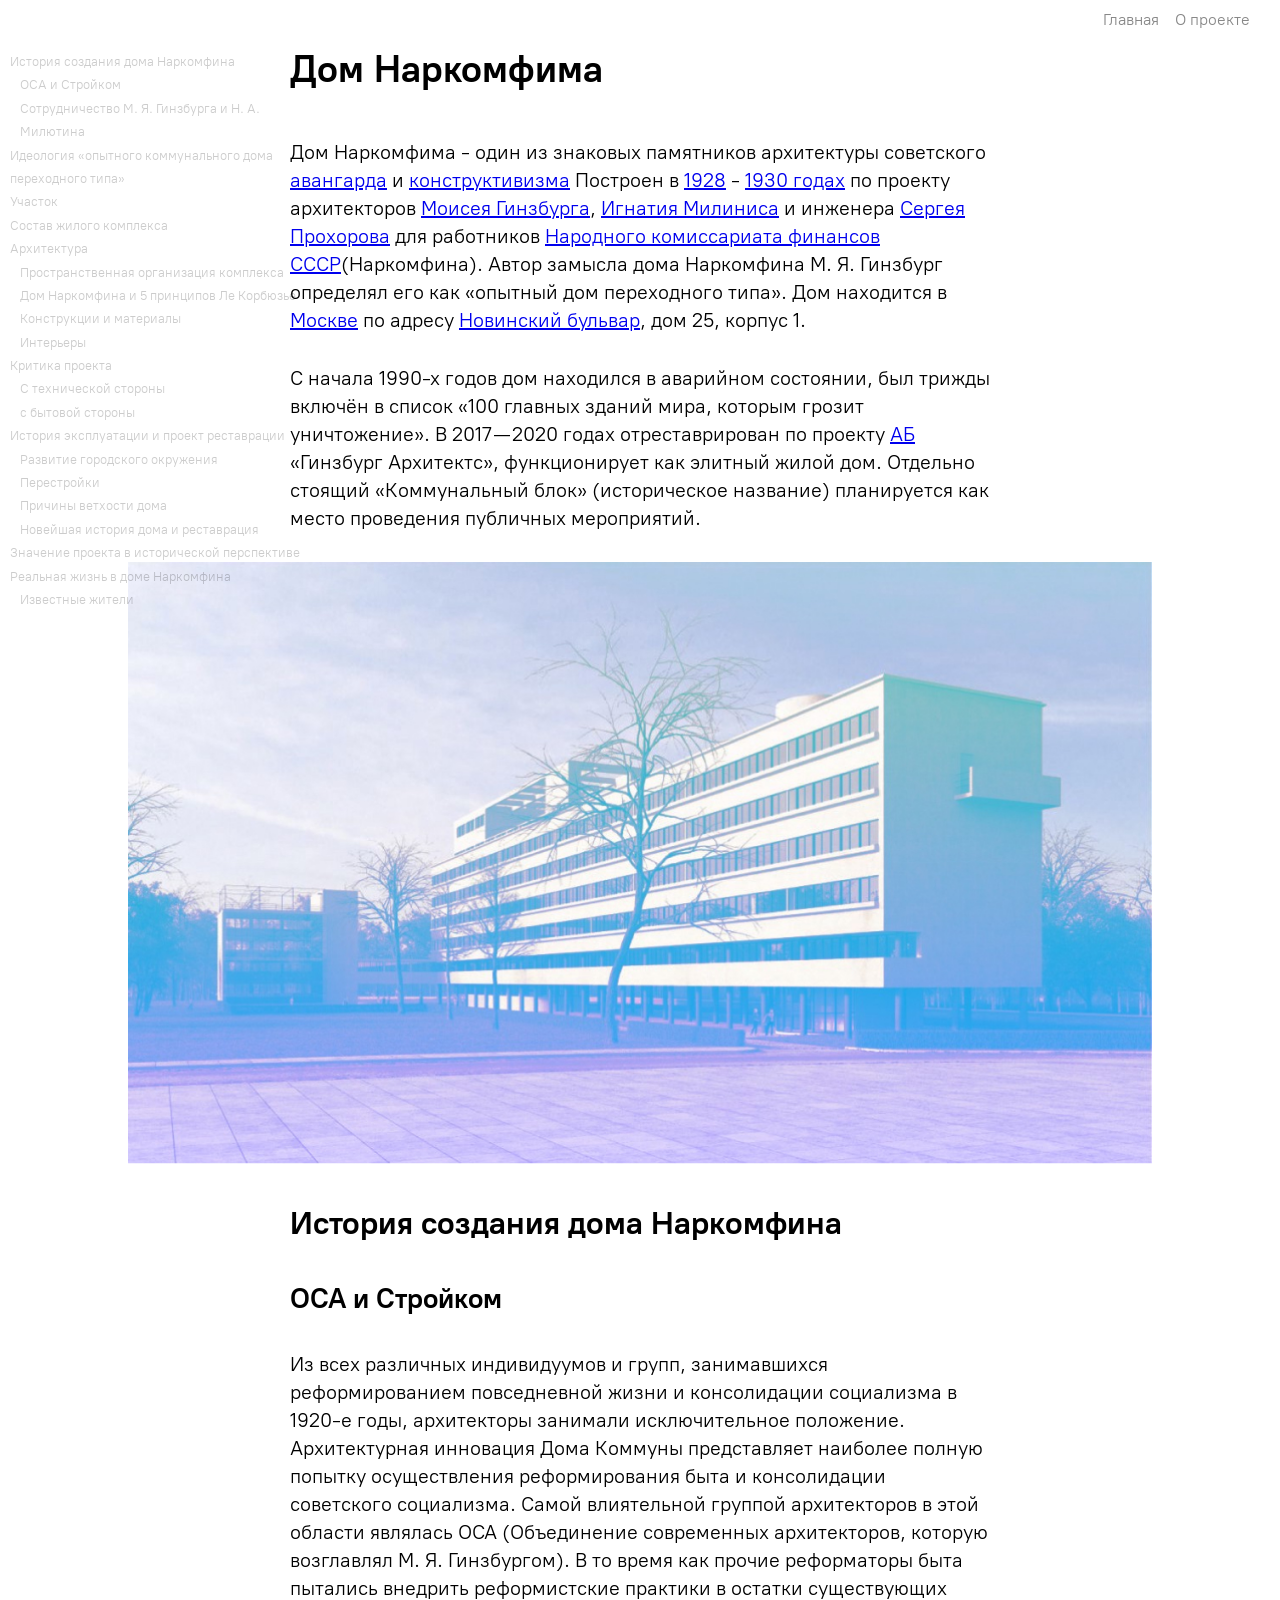
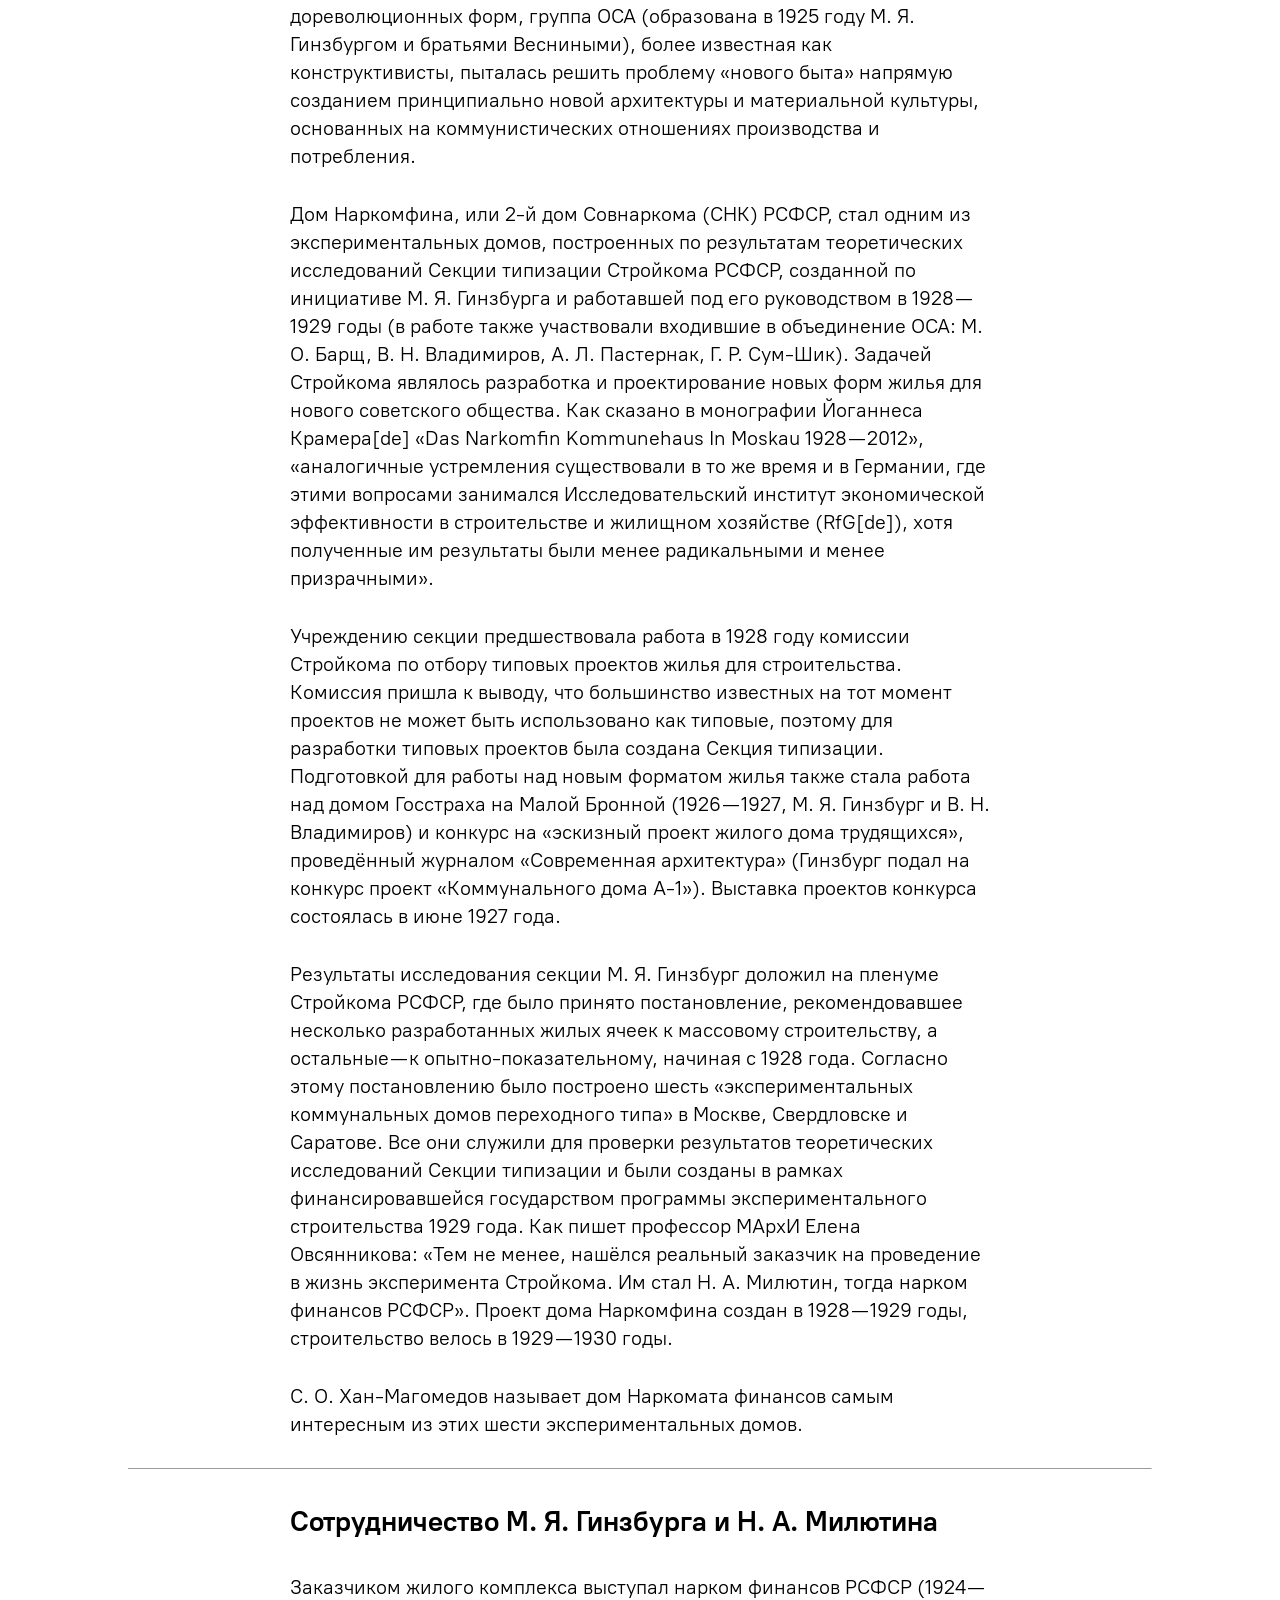
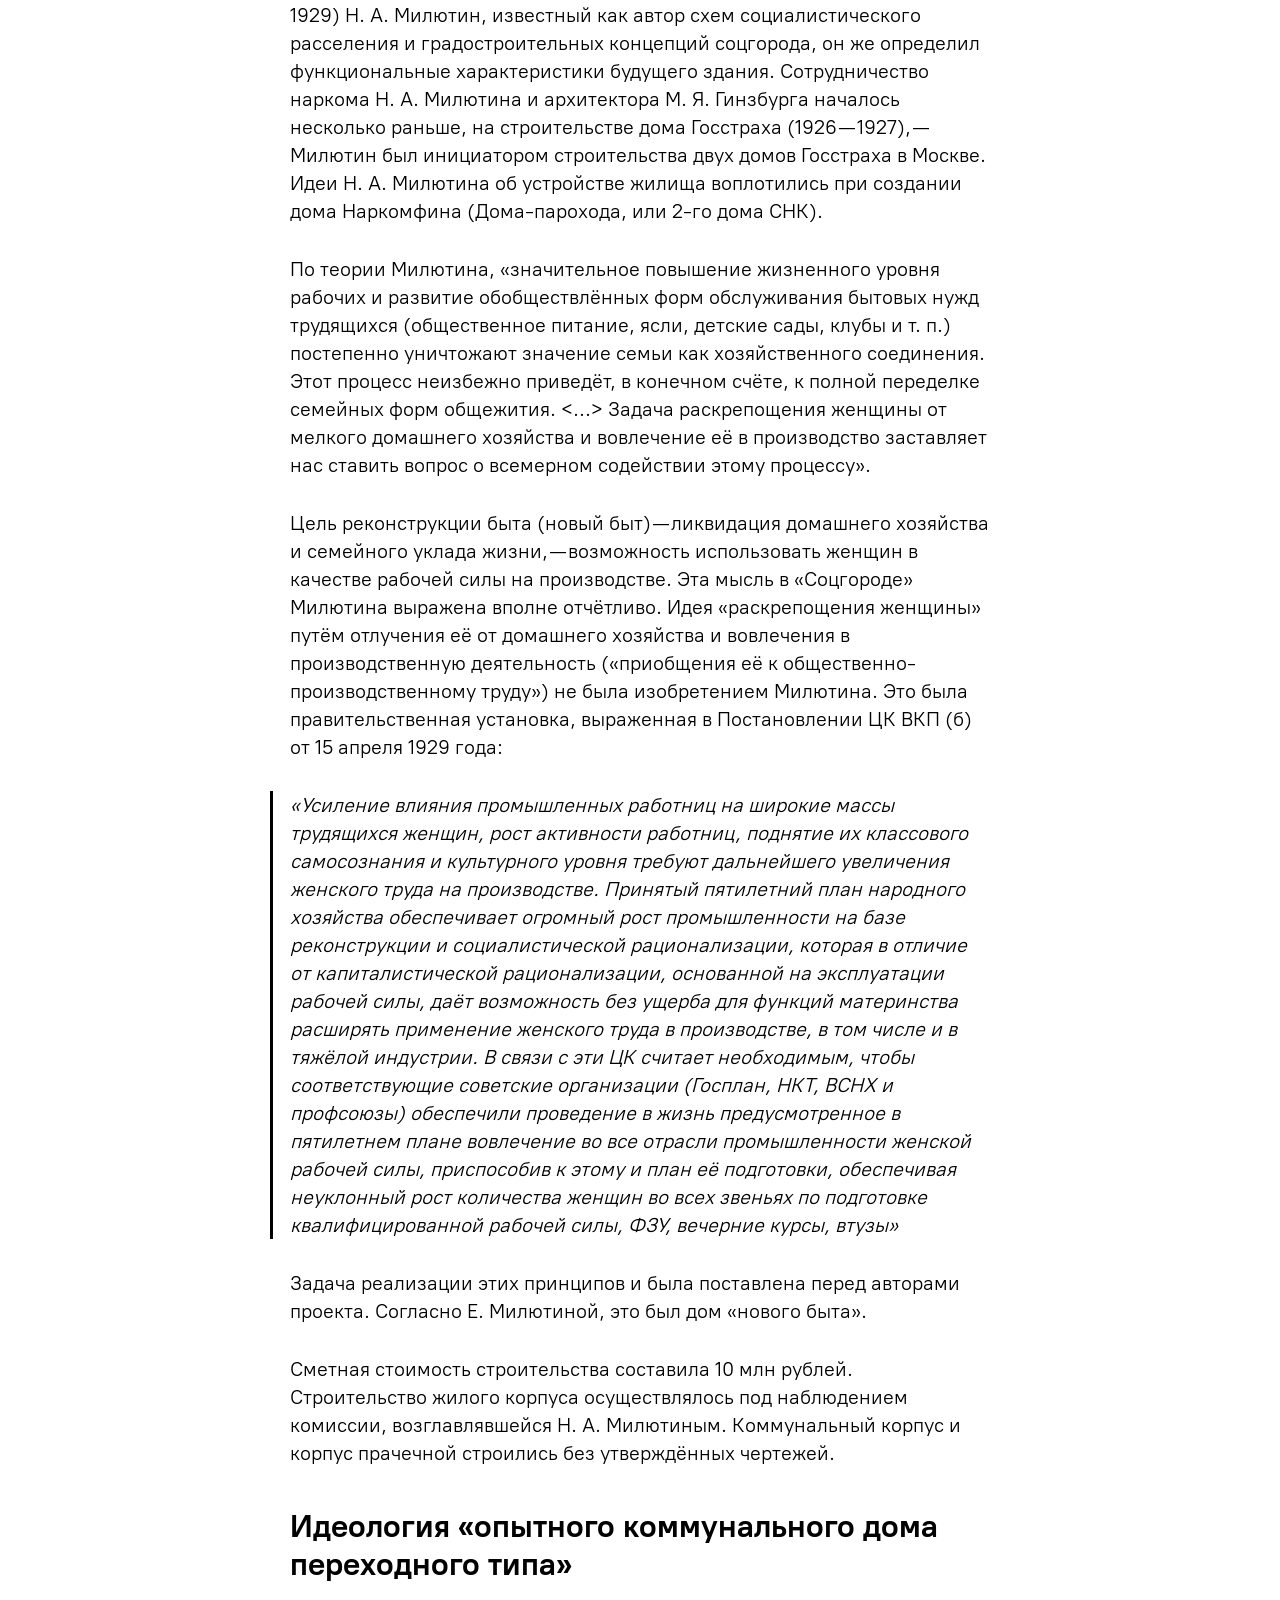
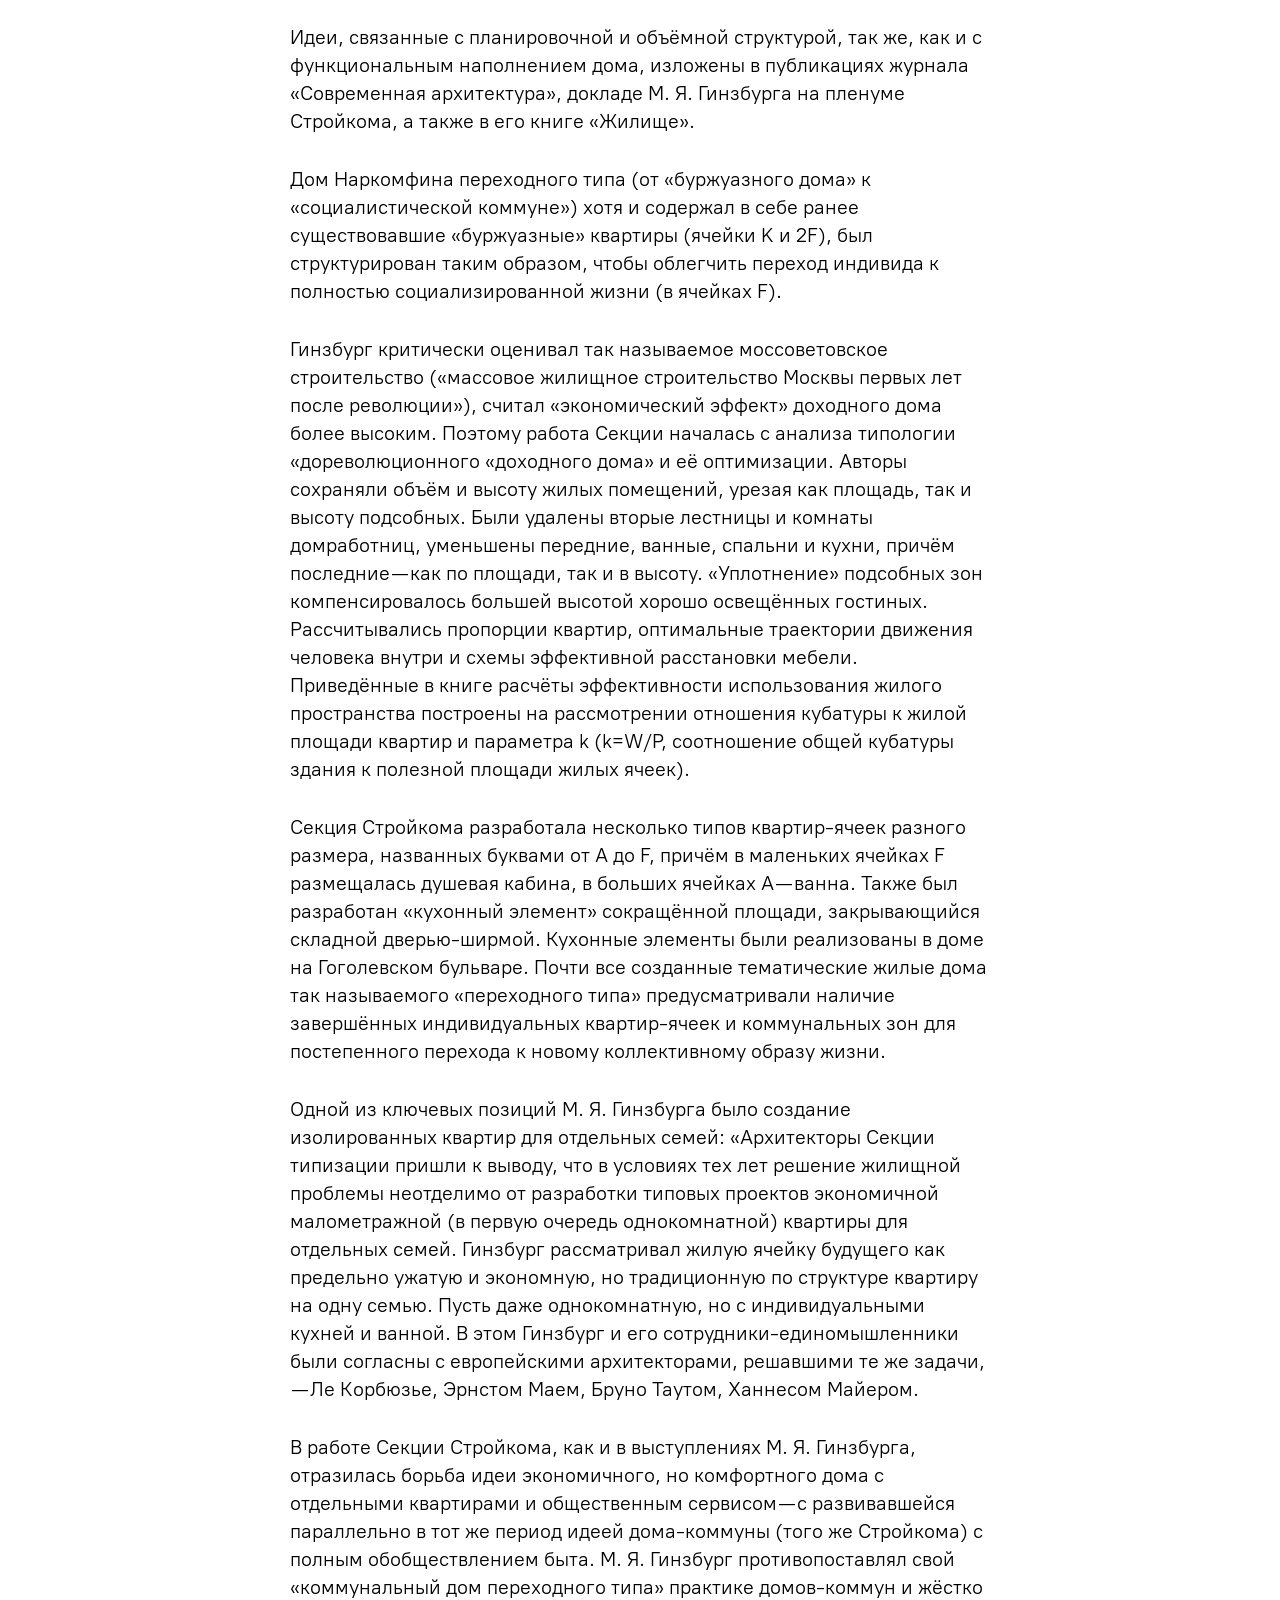
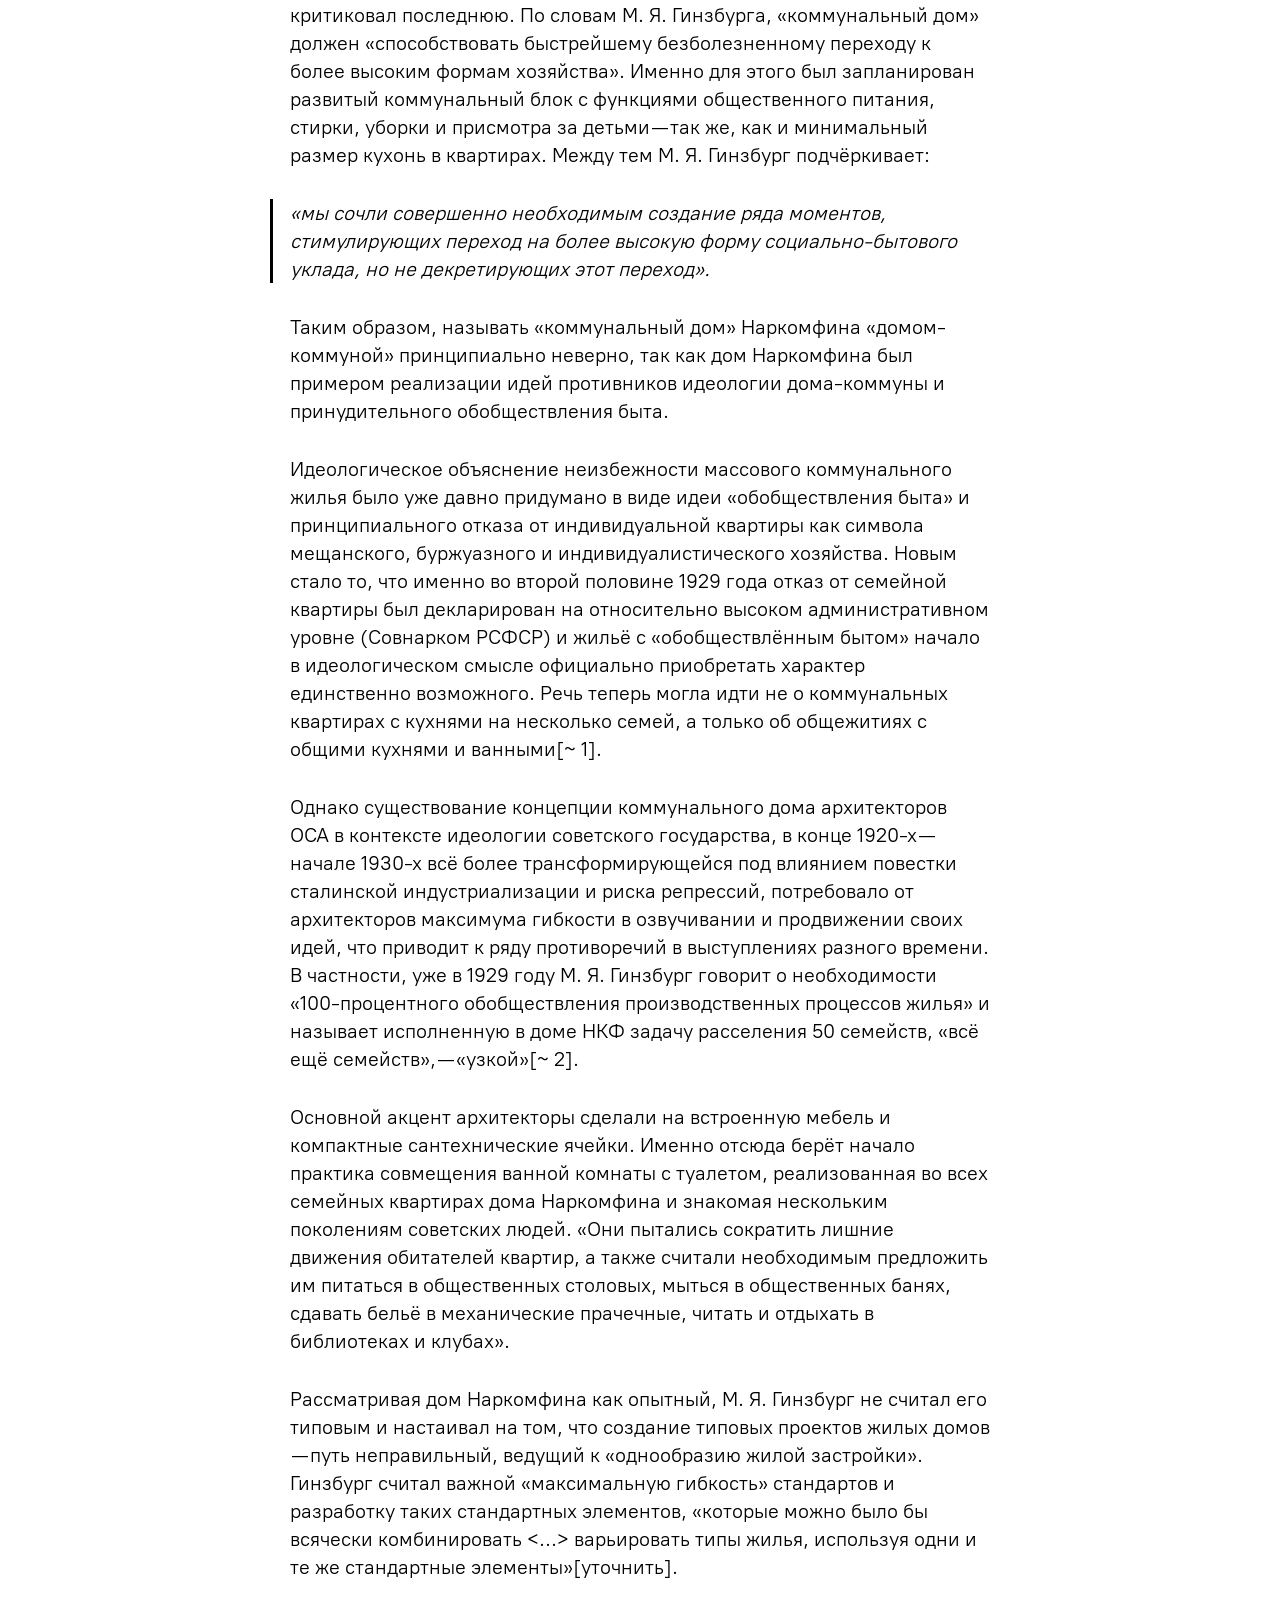
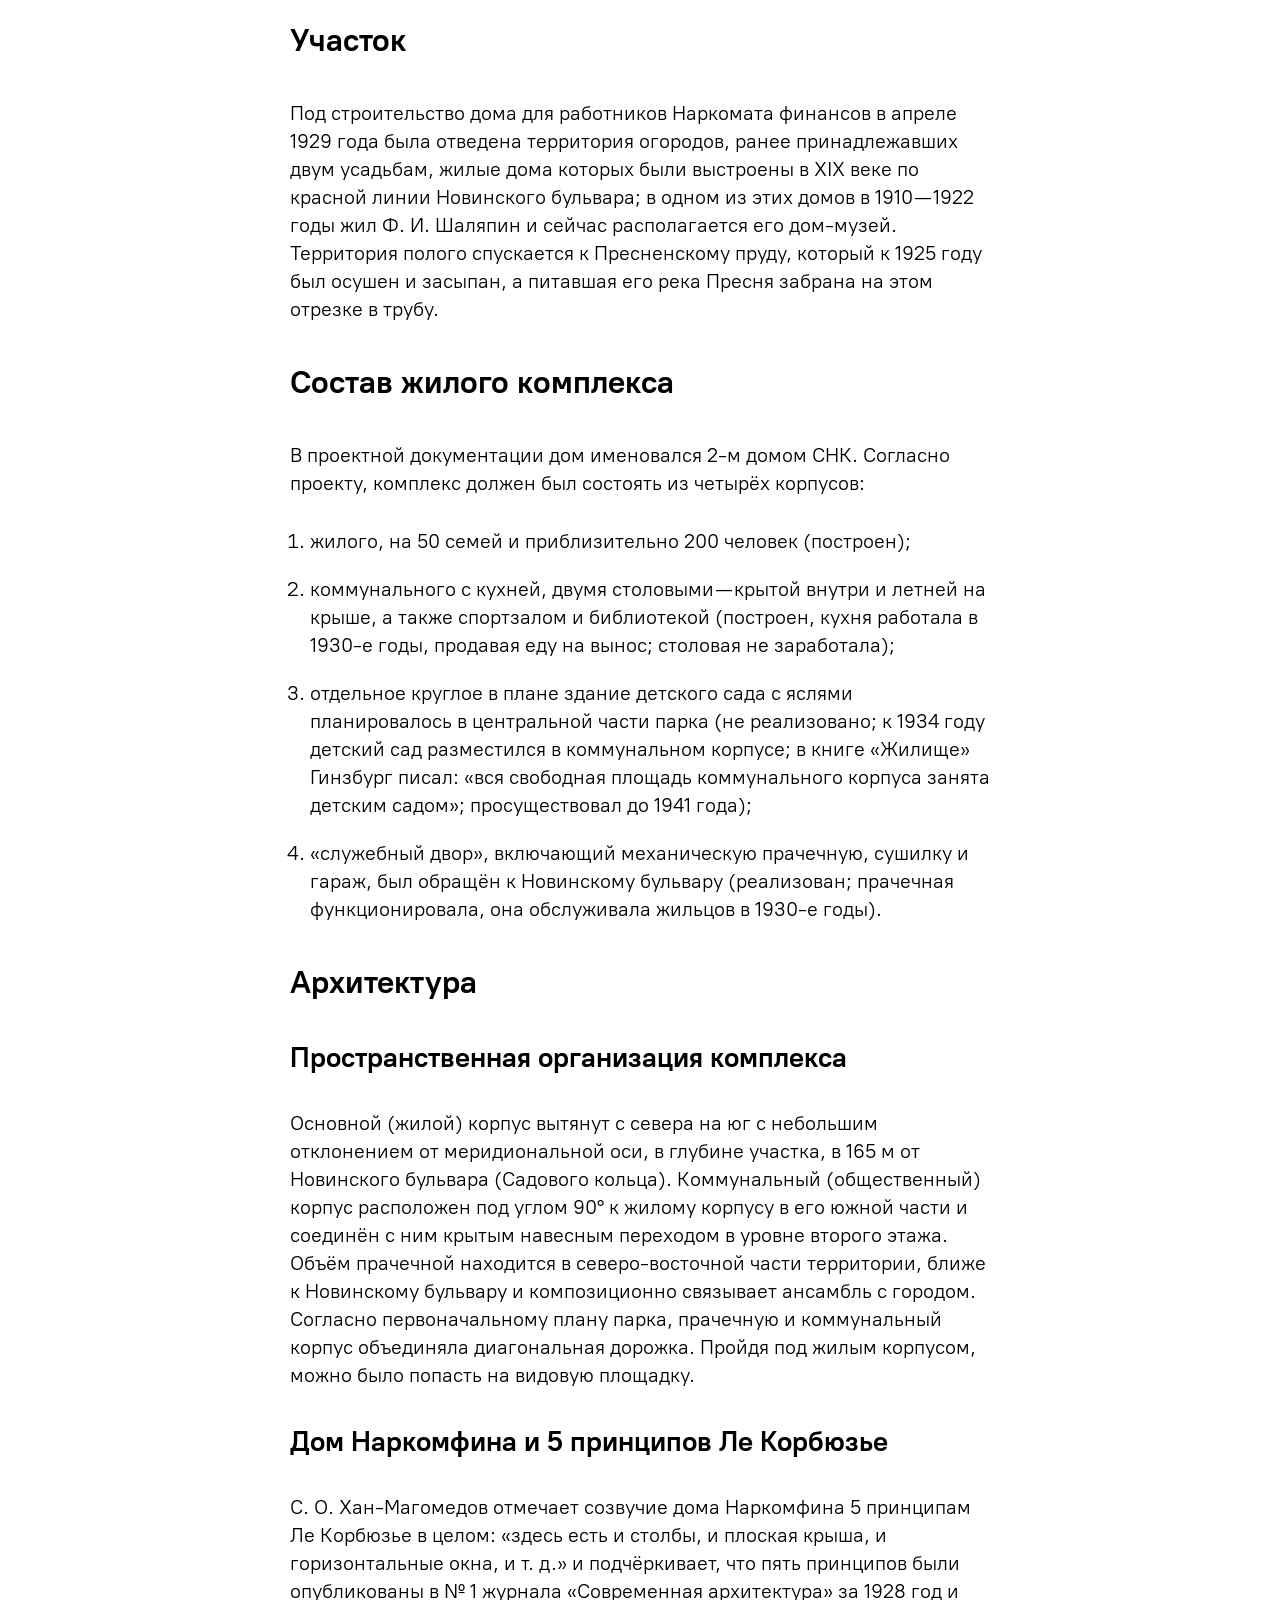
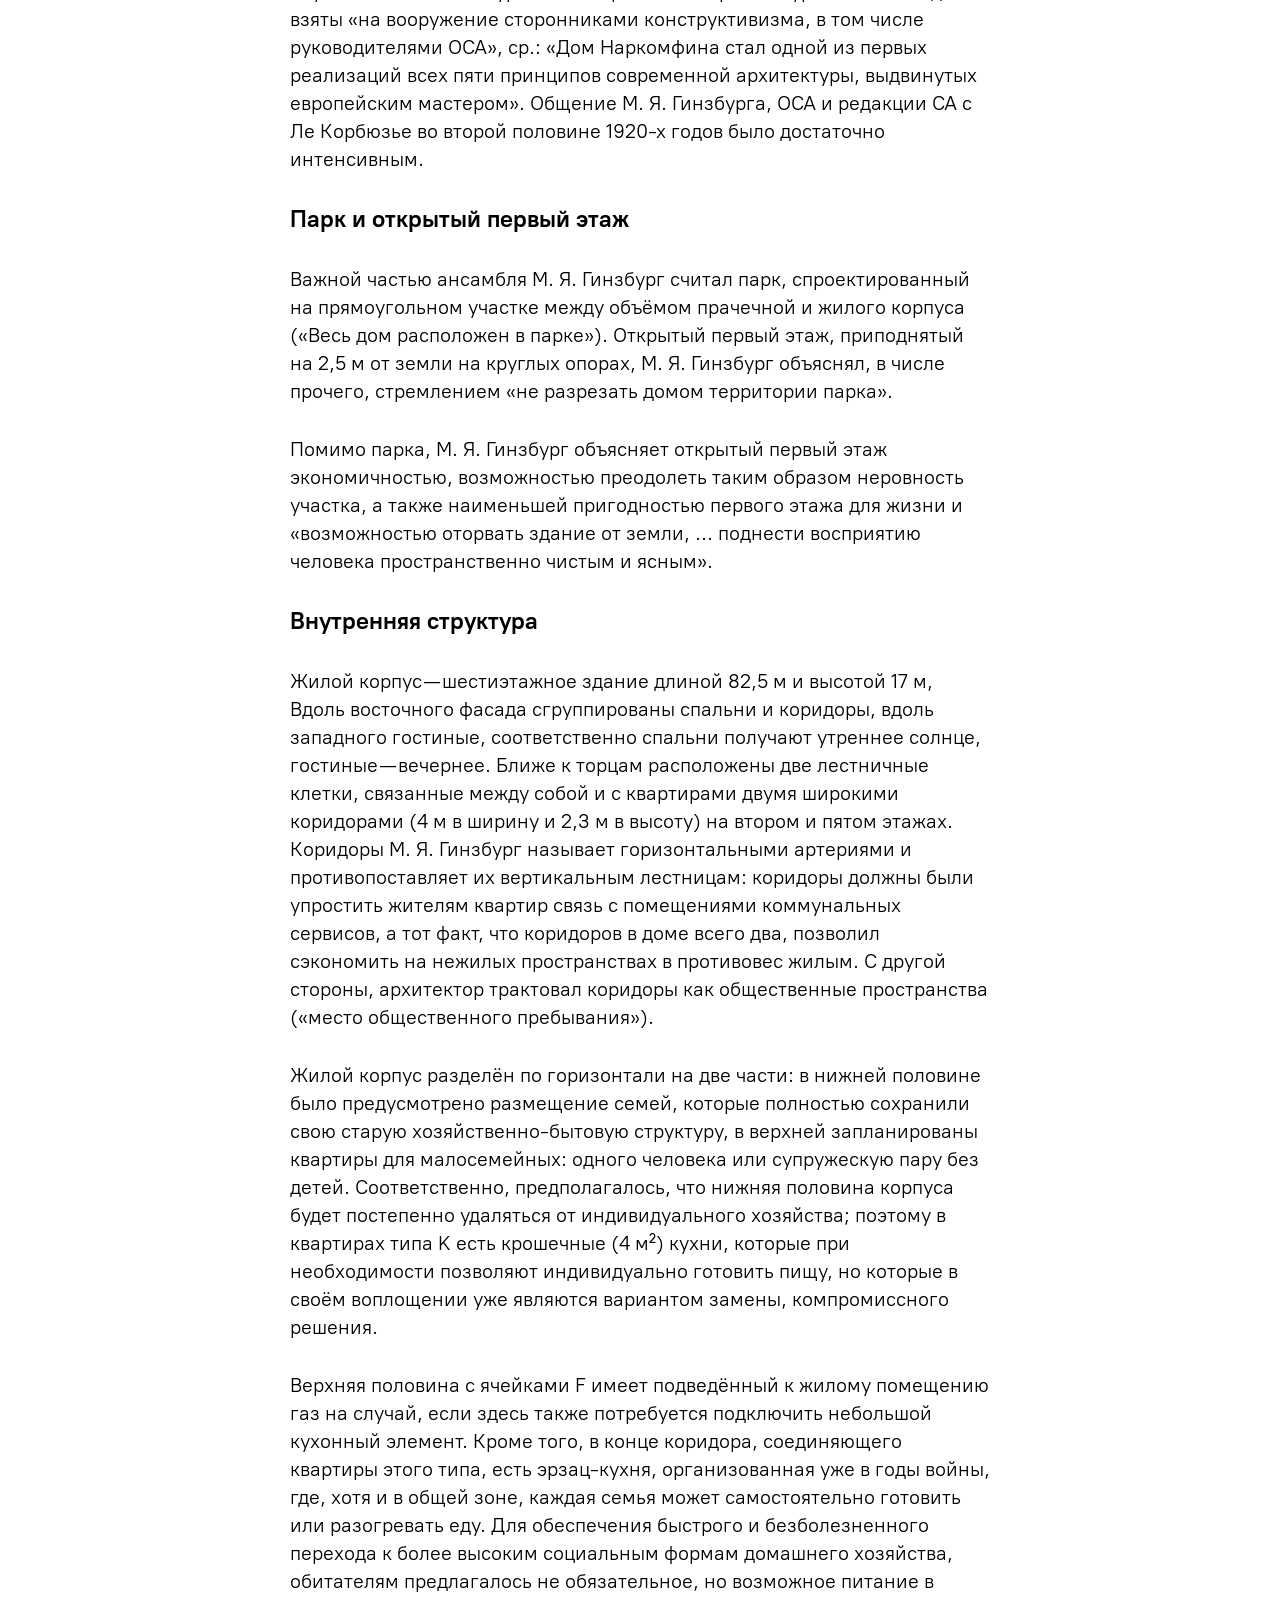
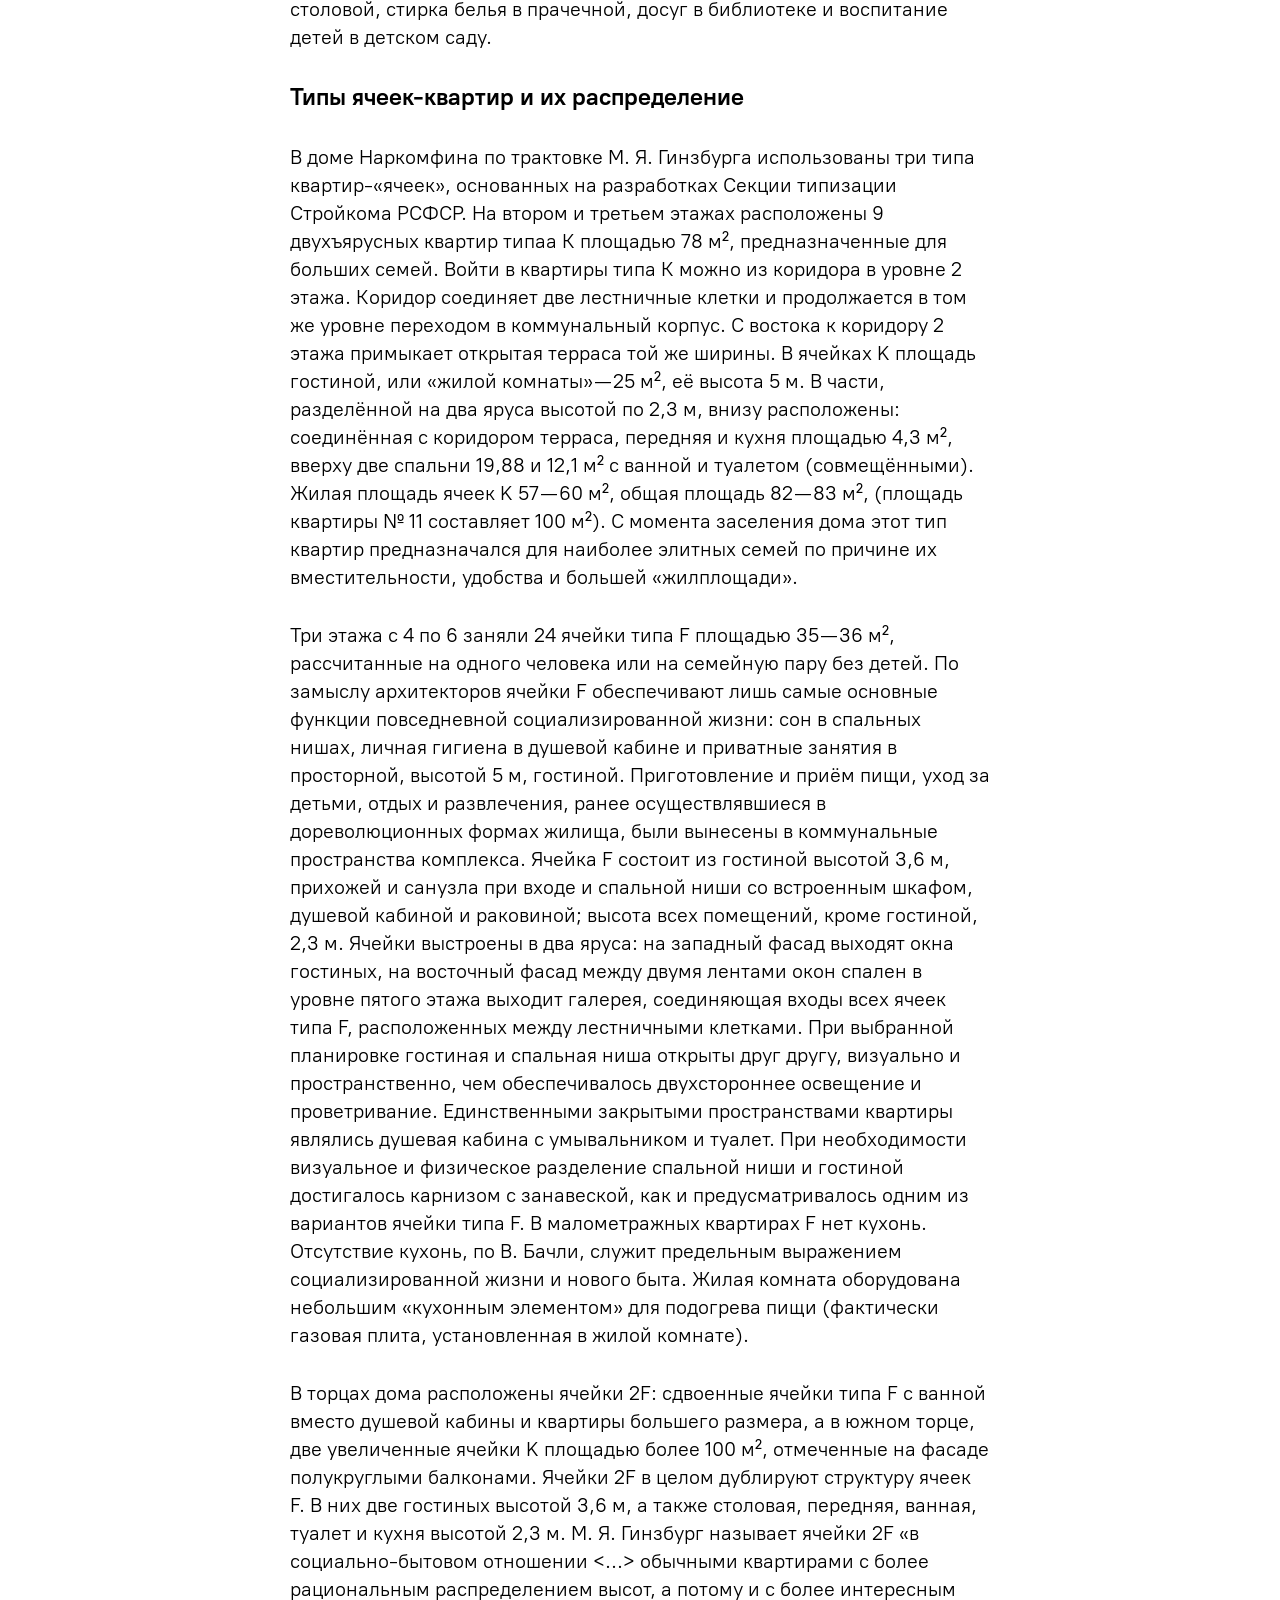
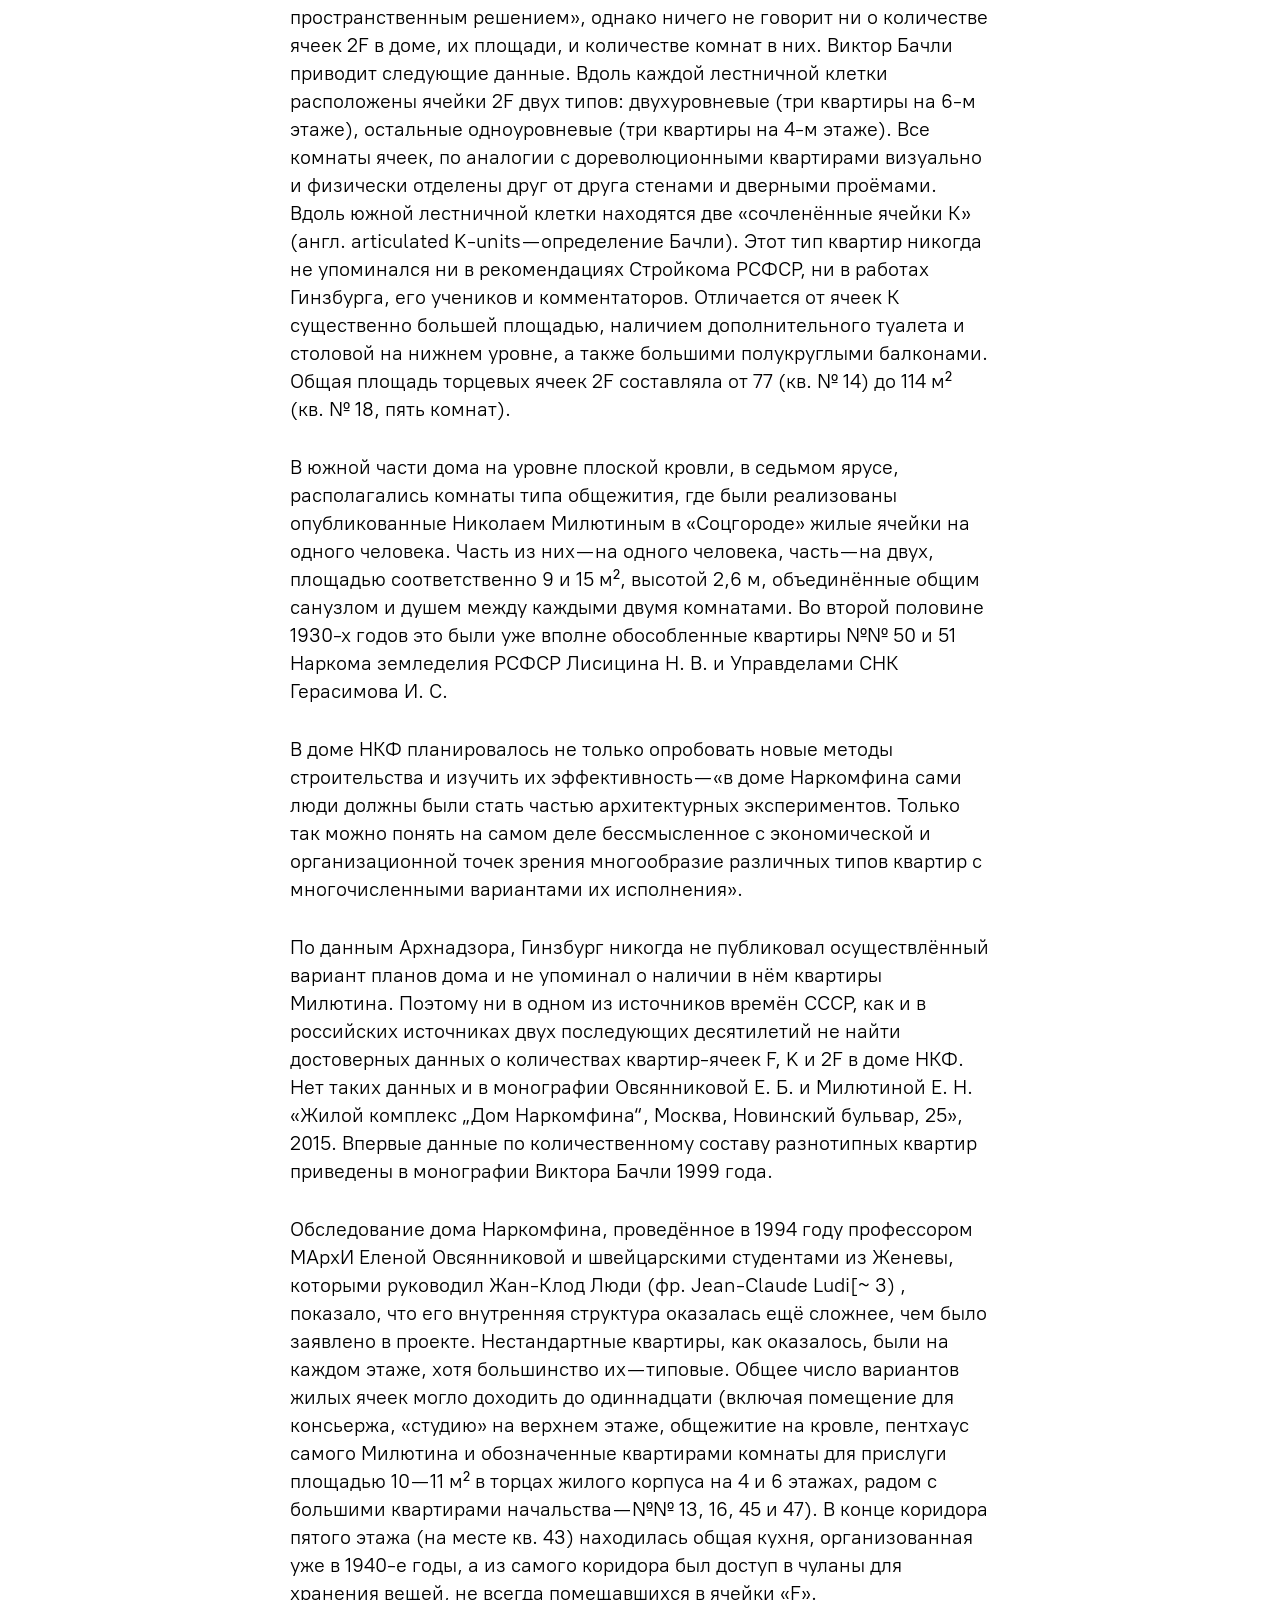
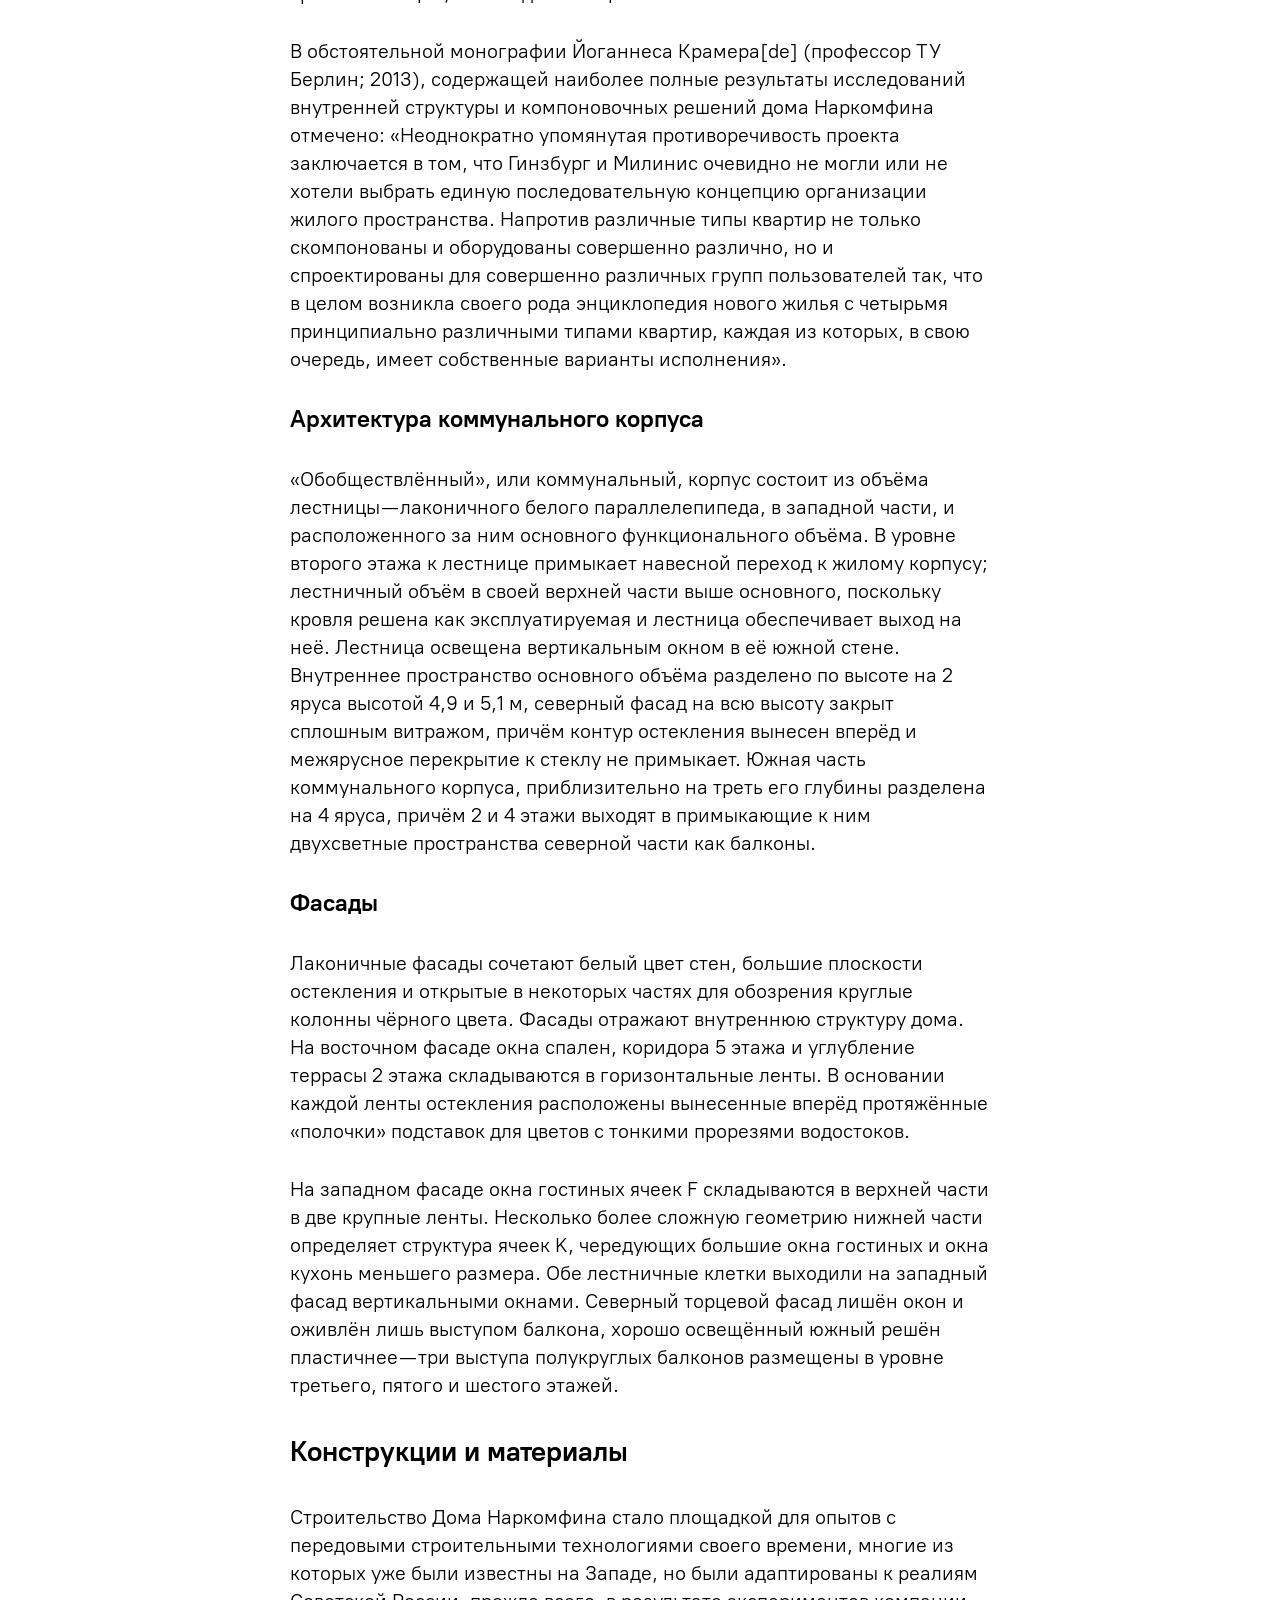
<file: index.html>
<!doctype html>
<html lang="ru">
  <head>
    <meta charset="UTF-8" />
    <meta name="viewport" content="width=device-width, initial-scale=1.0" />
    <title>Дом Наркомфима</title>
    <link rel="stylesheet" href="stylesheets/style.css" />
    <link rel="icon" href="images/favicon.png" type="image/png" />
    <link rel="icon" href="images/favicon.ico" type="image/x-icon" />
  </head>
  <body>
    <nav class="menubar">
      <a href="index.html">Главная</a>
      <a href="about.html">О проекте</a>
    </nav>

    <nav class="sidebar">
      <ul>
        <li><a href="#1">История создания дома Наркомфина</a></li>
        <ul>
          <li><a href="#1_1">ОСА и Стройком</a></li>
          <li>
            <a href="#1_2">Сотрудничество М. Я. Гинзбурга и Н. А. Милютина</a>
          </li>
        </ul>
        <li>
          <a href="#2"
            >Идеология «опытного коммунального дома переходного типа»</a
          >
        </li>
        <li><a href="#3">Участок</a></li>
        <li><a href="#4">Состав жилого комплекса</a></li>
        <li><a href="#5">Архитектура</a></li>
        <ul>
          <li><a href="#5_1">Пространственная организация комплекса</a></li>
          <li><a href="#5_2">Дом Наркомфина и 5 принципов Ле Корбюзье</a></li>
          <!-- <ul>
            <li><a href="#5_2_1">Парк и открытый первый этаж</a></li>
            <li><a href="#5_2_2">Внутренняя структура</a></li>
            <li><a href="#5_2_3">Типы ячеек-квартир и их распределение</a></li>
            <li><a href="#5_2_4">Архитектура коммунального корпуса</a></li>
            <li><a href="#5_2_5">Фасады</a></li>
          </ul> -->
          <li><a href="#5_3">Конструкции и материалы</a></li>
          <!-- <ul>
            <li><a href="#5_3_1">Железобетонный каркас</a></li>
            <li><a href="#5_3_2">Блоки Прохорова</a></li>
            <li><a href="#5_3_3">Инженерные коммуникации</a></li>
            <li><a href="#5_3_4">Внешние стены</a></li>
            <li><a href="#5_3_5">Другие экспериментальные материалы</a></li>
            <li><a href="#5_3_6">Цветочницы</a></li>
          </ul> -->
          <li><a href="#5_4">Интерьеры</a></li>
          <!-- <ul>
            <li><a href="#5_4_1">Освещение</a></li>
            <li><a href="#5_4_2">Сдвижные окна</a></li>
            <li><a href="#5_4_3">Цвет</a></li>
          </ul> -->
        </ul>
        <li><a href="#6">Критика проекта</a></li>
        <ul>
          <li><a href="#6_1">С технической стороны</a></li>
          <li><a href="#6_2">с бытовой стороны</a></li>
        </ul>
        <li><a href="#7">История эксплуатации и проект реставрации</a></li>
        <ul>
          <li><a href="#7_1">Развитие городского окружения</a></li>
          <li><a href="#7_2">Перестройки</a></li>
          <li><a href="#7_3">Причины ветхости дома</a></li>
          <li><a href="#7_4">Новейшая история дома и реставрация</a></li>
        </ul>
        <li><a href="#8">Значение проекта в исторической перспективе</a></li>
        <li><a href="#9">Реальная жизнь в доме Наркомфина</a></li>
        <ul>
          <li><a href="#9_1">Известные жители</a></li>
        </ul>
      </ul>
    </nav>
    <h1>Дом Наркомфима</h1>
    <!-- <hr> -->
    <p>
      <b>Дом Наркомфима</b> - один из знаковых памятников архитектуры советского
      <a
        href="https://ru.wikipedia.org/wiki/%D0%90%D0%B2%D0%B0%D0%BD%D0%B3%D0%B0%D1%80%D0%B4_(%D0%B8%D1%81%D0%BA%D1%83%D1%81%D1%81%D1%82%D0%B2%D0%BE)"
        >авангарда</a
      >
      и
      <a
        href="https://ru.wikipedia.org/wiki/%D0%9A%D0%BE%D0%BD%D1%81%D1%82%D1%80%D1%83%D0%BA%D1%82%D0%B8%D0%B2%D0%B8%D0%B7%D0%BC_(%D0%B8%D1%81%D0%BA%D1%83%D1%81%D1%81%D1%82%D0%B2%D0%BE)"
        >конструктивизма</a
      >
      Построен в
      <a href="https://ru.wikipedia.org/wiki/1928_%D0%B3%D0%BE%D0%B4">1928</a>
      -
      <a href="https://ru.wikipedia.org/wiki/1930_%D0%B3%D0%BE%D0%B4"
        >1930 годах</a
      >
      по проекту архитекторов
      <a
        href="https://ru.wikipedia.org/wiki/%D0%93%D0%B8%D0%BD%D0%B7%D0%B1%D1%83%D1%80%D0%B3,_%D0%9C%D0%BE%D0%B8%D1%81%D0%B5%D0%B9_%D0%AF%D0%BA%D0%BE%D0%B2%D0%BB%D0%B5%D0%B2%D0%B8%D1%87"
        >Моисея Гинзбурга</a
      >,
      <a
        href="https://ru.wikipedia.org/wiki/%D0%9C%D0%B8%D0%BB%D0%B8%D0%BD%D0%B8%D1%81,_%D0%98%D0%B3%D0%BD%D0%B0%D1%82%D0%B8%D0%B9_%D0%A4%D1%80%D0%B0%D0%BD%D1%86%D0%B5%D0%B2%D0%B8%D1%87"
        >Игнатия Милиниса</a
      >
      и инженера
      <a
        href="https://ru.wikipedia.org/wiki/%D0%A1%D0%B5%D1%80%D0%B3%D0%B5%D0%B9_%D0%9B%D1%8C%D0%B2%D0%BE%D0%B2%D0%B8%D1%87_%D0%9F%D1%80%D0%BE%D1%85%D0%BE%D1%80%D0%BE%D0%B2"
        >Сергея Прохорова</a
      >
      для работников
      <a
        href="https://ru.wikipedia.org/wiki/%D0%9D%D0%B0%D1%80%D0%BE%D0%B4%D0%BD%D1%8B%D0%B9_%D0%BA%D0%BE%D0%BC%D0%B8%D1%81%D1%81%D0%B0%D1%80%D0%B8%D0%B0%D1%82_%D1%84%D0%B8%D0%BD%D0%B0%D0%BD%D1%81%D0%BE%D0%B2_%D0%A1%D0%A1%D0%A1%D0%A0"
        >Народного комиссариата финансов СССР</a
      >(Наркомфина). Автор замысла дома Наркомфина М. Я. Гинзбург определял его
      как «опытный дом переходного типа». Дом находится в
      <a
        href="https://ru.wikipedia.org/wiki/%D0%9C%D0%BE%D1%81%D0%BA%D0%B2%D0%B0"
        >Москве</a
      >
      по адресу
      <a
        href="https://ru.wikipedia.org/wiki/%D0%9D%D0%BE%D0%B2%D0%B8%D0%BD%D1%81%D0%BA%D0%B8%D0%B9_%D0%B1%D1%83%D0%BB%D1%8C%D0%B2%D0%B0%D1%80"
        >Новинский бульвар</a
      >, дом 25, корпус 1.
    </p>
    <p>
      С начала 1990-х годов дом находился в аварийном состоянии, был трижды
      включён в список «100 главных зданий мира, которым грозит уничтожение». В
      2017—2020 годах отреставрирован по проекту
      <a
        href="https://ru.wikipedia.org/wiki/%D0%90%D1%80%D1%85%D0%B8%D1%82%D0%B5%D0%BA%D1%82%D1%83%D1%80%D0%BD%D0%BE%D0%B5_%D0%B1%D1%8E%D1%80%D0%BE"
        >АБ</a
      >
      «Гинзбург Архитектс», функционирует как элитный жилой дом. Отдельно
      стоящий «Коммунальный блок» (историческое название) планируется как место
      проведения публичных мероприятий.
    </p>
    <img src="images/narkomfin.jpg" alt="фотография Дома Наркомфина" />
    <h2 id="1">История создания дома Наркомфина</h2>

    <h3 id="1_1">ОСА и Стройком</h3>
    <p>
      Из всех различных индивидуумов и групп, занимавшихся реформированием
      повседневной жизни и консолидации социализма в 1920-е годы, архитекторы
      занимали исключительное положение. Архитектурная инновация Дома Коммуны
      представляет наиболее полную попытку осуществления реформирования быта и
      консолидации советского социализма. Самой влиятельной группой архитекторов
      в этой области являлась ОСА (Объединение современных архитекторов, которую
      возглавлял М. Я. Гинзбургом). В то время как прочие реформаторы быта
      пытались внедрить реформистские практики в остатки существующих
      дореволюционных форм, группа ОСА (образована в 1925 году М. Я. Гинзбургом
      и братьями Весниными), более известная как конструктивисты, пыталась
      решить проблему «нового быта» напрямую созданием принципиально новой
      архитектуры и материальной культуры, основанных на коммунистических
      отношениях производства и потребления.
    </p>
    <p>
      Дом Наркомфина, или 2-й дом Совнаркома (СНК) РСФСР, стал одним из
      экспериментальных домов, построенных по результатам теоретических
      исследований Секции типизации Стройкома РСФСР, созданной по инициативе М.
      Я. Гинзбурга и работавшей под его руководством в 1928—1929 годы (в работе
      также участвовали входившие в объединение ОСА: М. О. Барщ, В. Н.
      Владимиров, А. Л. Пастернак, Г. Р. Сум-Шик). Задачей Стройкома являлось
      разработка и проектирование новых форм жилья для нового советского
      общества. Как сказано в монографии Йоганнеса Крамера[de] «Das Narkomfin
      Kommunehaus In Moskau 1928—2012»,
      <i
        >«аналогичные устремления существовали в то же время и в Германии, где
        этими вопросами занимался Исследовательский институт экономической
        эффективности в строительстве и жилищном хозяйстве (RfG[de]), хотя
        полученные им результаты были менее радикальными и менее призрачными».
      </i>
    </p>
    <p>
      Учреждению секции предшествовала работа в 1928 году комиссии Стройкома по
      отбору типовых проектов жилья для строительства. Комиссия пришла к выводу,
      что большинство известных на тот момент проектов не может быть
      использовано как типовые, поэтому для разработки типовых проектов была
      создана Секция типизации. Подготовкой для работы над новым форматом жилья
      также стала работа над домом Госстраха на Малой Бронной (1926—1927, М. Я.
      Гинзбург и В. Н. Владимиров) и конкурс на «эскизный проект жилого дома
      трудящихся», проведённый журналом «Современная архитектура» (Гинзбург
      подал на конкурс проект «Коммунального дома А-1»). Выставка проектов
      конкурса состоялась в июне 1927 года.
    </p>
    <p>
      Результаты исследования секции М. Я. Гинзбург доложил на пленуме Стройкома
      РСФСР, где было принято постановление, рекомендовавшее несколько
      разработанных жилых ячеек к массовому строительству, а остальные — к
      опытно-показательному, начиная с 1928 года. Согласно этому постановлению
      было построено шесть «экспериментальных коммунальных домов переходного
      типа» в Москве, Свердловске и Саратове. Все они служили для проверки
      результатов теоретических исследований Секции типизации и были созданы в
      рамках финансировавшейся государством программы экспериментального
      строительства 1929 года. Как пишет профессор МАрхИ Елена Овсянникова: «Тем
      не менее, нашёлся реальный заказчик на проведение в жизнь эксперимента
      Стройкома. Им стал Н. А. Милютин, тогда нарком финансов РСФСР». Проект
      дома Наркомфина создан в 1928—1929 годы, строительство велось в 1929—1930
      годы.
    </p>
    <p>
      С. О. Хан-Магомедов называет дом Наркомата финансов самым интересным из
      этих шести экспериментальных домов.
    </p>
    <hr />
    <h3 id="1_2">Сотрудничество М. Я. Гинзбурга и Н. А. Милютина</h3>
    <p>
      Заказчиком жилого комплекса выступал нарком финансов РСФСР (1924—1929) Н.
      А. Милютин, известный как автор схем социалистического расселения и
      градостроительных концепций соцгорода, он же определил функциональные
      характеристики будущего здания. Сотрудничество наркома Н. А. Милютина и
      архитектора М. Я. Гинзбурга началось несколько раньше, на строительстве
      дома Госстраха (1926—1927), — Милютин был инициатором строительства двух
      домов Госстраха в Москве. Идеи Н. А. Милютина об устройстве жилища
      воплотились при создании дома Наркомфина (Дома-парохода, или 2-го дома
      СНК).
    </p>
    <p>
      По теории Милютина,
      <i>
        «значительное повышение жизненного уровня рабочих и развитие
        обобществлённых форм обслуживания бытовых нужд трудящихся (общественное
        питание, ясли, детские сады, клубы и т. п.) постепенно уничтожают
        значение семьи как хозяйственного соединения. Этот процесс неизбежно
        приведёт, в конечном счёте, к полной переделке семейных форм общежития.
        <…> Задача раскрепощения женщины от мелкого домашнего хозяйства и
        вовлечение её в производство заставляет нас ставить вопрос о всемерном
        содействии этому процессу».
      </i>
    </p>
    <p>
      Цель реконструкции быта (<i>новый быт</i>) — ликвидация домашнего
      хозяйства и семейного уклада жизни, — возможность использовать женщин в
      качестве рабочей силы на производстве. Эта мысль в «Соцгороде» Милютина
      выражена вполне отчётливо. Идея «раскрепощения женщины» путём отлучения её
      от домашнего хозяйства и вовлечения в производственную деятельность
      («приобщения её к общественно-производственному труду») не была
      изобретением Милютина. Это была правительственная установка, выраженная в
      Постановлении ЦК ВКП (б) от 15 апреля 1929 года:
    </p>
    <blockquote>
      «Усиление влияния промышленных работниц на широкие массы трудящихся
      женщин, рост активности работниц, поднятие их классового самосознания и
      культурного уровня требуют дальнейшего увеличения женского труда на
      производстве. Принятый пятилетний план народного хозяйства обеспечивает
      огромный рост промышленности на базе реконструкции и социалистической
      рационализации, которая в отличие от капиталистической рационализации,
      основанной на эксплуатации рабочей силы, даёт возможность без ущерба для
      функций материнства расширять применение женского труда в производстве, в
      том числе и в тяжёлой индустрии. В связи с эти ЦК считает необходимым,
      чтобы соответствующие советские организации (Госплан, НКТ, ВСНХ и
      профсоюзы) обеспечили проведение в жизнь предусмотренное в пятилетнем
      плане вовлечение во все отрасли промышленности женской рабочей силы,
      приспособив к этому и план её подготовки, обеспечивая неуклонный рост
      количества женщин во всех звеньях по подготовке квалифицированной рабочей
      силы, ФЗУ, вечерние курсы, втузы»
    </blockquote>
    <p>
      Задача реализации этих принципов и была поставлена перед авторами проекта.
      Согласно Е. Милютиной, это был дом «нового быта».
    </p>
    <p>
      Сметная стоимость строительства составила 10 млн рублей. Строительство
      жилого корпуса осуществлялось под наблюдением комиссии, возглавлявшейся Н.
      А. Милютиным. Коммунальный корпус и корпус прачечной строились без
      утверждённых чертежей.
    </p>
    <h2 id="2">Идеология «опытного коммунального дома переходного типа»</h2>

    <p>
      Идеи, связанные с планировочной и объёмной структурой, так же, как и с
      функциональным наполнением дома, изложены в публикациях журнала
      «Современная архитектура», докладе М. Я. Гинзбурга на пленуме Стройкома, а
      также в его книге «Жилище».
    </p>
    <p>
      Дом Наркомфина переходного типа (от «буржуазного дома» к «социалистической
      коммуне») хотя и содержал в себе ранее существовавшие «буржуазные»
      квартиры (ячейки K и 2F), был структурирован таким образом, чтобы
      облегчить переход индивида к полностью социализированной жизни (в ячейках
      F).
    </p>
    <p>
      Гинзбург критически оценивал так называемое моссоветовское строительство
      («массовое жилищное строительство Москвы первых лет после революции»),
      считал «экономический эффект» доходного дома более высоким. Поэтому работа
      Секции началась с анализа типологии «дореволюционного «доходного дома» и
      её оптимизации. Авторы сохраняли объём и высоту жилых помещений, урезая
      как площадь, так и высоту подсобных. Были удалены вторые лестницы и
      комнаты домработниц, уменьшены передние, ванные, спальни и кухни, причём
      последние — как по площади, так и в высоту. «Уплотнение» подсобных зон
      компенсировалось большей высотой хорошо освещённых гостиных.
      Рассчитывались пропорции квартир, оптимальные траектории движения человека
      внутри и схемы эффективной расстановки мебели. Приведённые в книге расчёты
      эффективности использования жилого пространства построены на рассмотрении
      отношения кубатуры к жилой площади квартир и параметра k (k=W/P,
      соотношение общей кубатуры здания к полезной площади жилых ячеек).
    </p>
    <p>
      Секция Стройкома разработала несколько типов квартир-ячеек разного
      размера, названных буквами от A до F, причём в маленьких ячейках F
      размещалась душевая кабина, в больших ячейках А — ванна. Также был
      разработан «кухонный элемент» сокращённой площади, закрывающийся складной
      дверью-ширмой. Кухонные элементы были реализованы в доме на Гоголевском
      бульваре. Почти все созданные тематические жилые дома так называемого
      «переходного типа» предусматривали наличие завершённых индивидуальных
      квартир-ячеек и коммунальных зон для постепенного перехода к новому
      коллективному образу жизни.
    </p>
    <p>
      Одной из ключевых позиций М. Я. Гинзбурга было создание изолированных
      квартир для отдельных семей: «Архитекторы Секции типизации пришли к
      выводу, что в условиях тех лет решение жилищной проблемы неотделимо от
      разработки типовых проектов экономичной малометражной (в первую очередь
      однокомнатной) квартиры для отдельных семей. Гинзбург рассматривал жилую
      ячейку будущего как предельно ужатую и экономную, но традиционную по
      структуре квартиру на одну семью. Пусть даже однокомнатную, но с
      индивидуальными кухней и ванной. В этом Гинзбург и его
      сотрудники-единомышленники были согласны с европейскими архитекторами,
      решавшими те же задачи, — Ле Корбюзье, Эрнстом Маем, Бруно Таутом,
      Ханнесом Майером.
    </p>
    <p>
      В работе Секции Стройкома, как и в выступлениях М. Я. Гинзбурга,
      отразилась борьба идеи экономичного, но комфортного дома с отдельными
      квартирами и общественным сервисом — с развивавшейся параллельно в тот же
      период идеей дома-коммуны (того же Стройкома) с полным обобществлением
      быта. М. Я. Гинзбург противопоставлял свой «коммунальный дом переходного
      типа» практике домов-коммун и жёстко критиковал последнюю. По словам М. Я.
      Гинзбурга, «коммунальный дом» должен
      <i
        >«способствовать быстрейшему безболезненному переходу к более высоким
        формам хозяйства»</i
      >. Именно для этого был запланирован развитый коммунальный блок с
      функциями общественного питания, стирки, уборки и присмотра за детьми —
      так же, как и минимальный размер кухонь в квартирах. Между тем М. Я.
      Гинзбург подчёркивает:
    </p>
    <blockquote>
      <i
        >«мы сочли совершенно необходимым создание ряда моментов, стимулирующих
        переход на более высокую форму социально-бытового уклада, но не
        декретирующих этот переход».</i
      >
    </blockquote>
    <p>
      Таким образом, называть «коммунальный дом» Наркомфина «домом-коммуной»
      принципиально неверно, так как дом Наркомфина был примером реализации идей
      противников идеологии дома-коммуны и принудительного обобществления быта.
    </p>
    <p>
      Идеологическое объяснение неизбежности массового коммунального жилья было
      уже давно придумано в виде идеи «обобществления быта» и принципиального
      отказа от индивидуальной квартиры как символа мещанского, буржуазного и
      индивидуалистического хозяйства. Новым стало то, что именно во второй
      половине 1929 года отказ от семейной квартиры был декларирован на
      относительно высоком административном уровне (Совнарком РСФСР) и жильё с
      «обобществлённым бытом» начало в идеологическом смысле официально
      приобретать характер единственно возможного. Речь теперь могла идти не о
      коммунальных квартирах с кухнями на несколько семей, а только об
      общежитиях с общими кухнями и ванными[~ 1].
    </p>
    <p>
      Однако существование концепции коммунального дома архитекторов ОСА в
      контексте идеологии советского государства, в конце 1920-х — начале 1930-х
      всё более трансформирующейся под влиянием повестки сталинской
      индустриализации и риска репрессий, потребовало от архитекторов максимума
      гибкости в озвучивании и продвижении своих идей, что приводит к ряду
      противоречий в выступлениях разного времени. В частности, уже в 1929 году
      М. Я. Гинзбург говорит о необходимости «100-процентного обобществления
      производственных процессов жилья» и называет исполненную в доме НКФ задачу
      расселения 50 семейств, <i>«всё ещё семейств»</i>, — «узкой»[~ 2].
    </p>
    <p>
      Основной акцент архитекторы сделали на встроенную мебель и компактные
      сантехнические ячейки. Именно отсюда берёт начало практика совмещения
      ванной комнаты с туалетом, реализованная во всех семейных квартирах дома
      Наркомфина и знакомая нескольким поколениям советских людей.
      <i>
        «Они пытались сократить лишние движения обитателей квартир, а также
        считали необходимым предложить им питаться в общественных столовых,
        мыться в общественных банях, сдавать бельё в механические прачечные,
        читать и отдыхать в библиотеках и клубах».
      </i>
    </p>
    <p>
      Рассматривая дом Наркомфина как опытный, М. Я. Гинзбург не считал его
      типовым и настаивал на том, что создание типовых проектов жилых домов —
      путь неправильный, ведущий к «однообразию жилой застройки». Гинзбург
      считал важной «максимальную гибкость» стандартов и разработку таких
      стандартных элементов, «которые можно было бы всячески комбинировать <…>
      варьировать типы жилья, используя одни и те же стандартные
      элементы»[уточнить].
    </p>
    <h2 id="3">Участок</h2>
    <p>
      Под строительство дома для работников Наркомата финансов в апреле 1929
      года была отведена территория огородов, ранее принадлежавших двум
      усадьбам, жилые дома которых были выстроены в XIX веке по красной линии
      Новинского бульвара; в одном из этих домов в 1910—1922 годы жил Ф. И.
      Шаляпин и сейчас располагается его дом-музей. Территория полого спускается
      к Пресненскому пруду, который к 1925 году был осушен и засыпан, а питавшая
      его река Пресня забрана на этом отрезке в трубу.
    </p>
    <h2 id="4">Состав жилого комплекса</h2>

    <p>
      В проектной документации дом именовался 2-м домом СНК. Согласно проекту,
      комплекс должен был состоять из четырёх корпусов:
    </p>
    <ol>
      <li>жилого, на 50 семей и приблизительно 200 человек (построен);</li>
      <li>
        коммунального с кухней, двумя столовыми — крытой внутри и летней на
        крыше, а также спортзалом и библиотекой (построен, кухня работала в
        1930-е годы, продавая еду на вынос; столовая не заработала);
      </li>
      <li>
        отдельное круглое в плане здание детского сада с яслями планировалось в
        центральной части парка (не реализовано; к 1934 году детский сад
        разместился в коммунальном корпусе; в книге «Жилище» Гинзбург писал:
        «вся свободная площадь коммунального корпуса занята детским садом»;
        просуществовал до 1941 года);
      </li>
      <li>
        «служебный двор», включающий механическую прачечную, сушилку и гараж,
        был обращён к Новинскому бульвару (реализован; прачечная
        функционировала, она обслуживала жильцов в 1930-е годы).
      </li>
    </ol>
    <h2 id="5">Архитектура</h2>

    <h3 id="5_1">Пространственная организация комплекса</h3>
    <p>
      Основной (жилой) корпус вытянут с севера на юг с небольшим отклонением от
      меридиональной оси, в глубине участка, в 165 м от Новинского бульвара
      (Садового кольца). Коммунальный (общественный) корпус расположен под углом
      90° к жилому корпусу в его южной части и соединён с ним крытым навесным
      переходом в уровне второго этажа. Объём прачечной находится в
      северо-восточной части территории, ближе к Новинскому бульвару и
      композиционно связывает ансамбль с городом. Согласно первоначальному плану
      парка, прачечную и коммунальный корпус объединяла диагональная дорожка.
      Пройдя под жилым корпусом, можно было попасть на видовую площадку.
    </p>
    <h3 id="5_2">Дом Наркомфина и 5 принципов Ле Корбюзье</h3>
    <p>
      С. О. Хан-Магомедов отмечает созвучие дома Наркомфина 5 принципам Ле
      Корбюзье в целом: «здесь есть и столбы, и плоская крыша, и горизонтальные
      окна, и т. д.» и подчёркивает, что пять принципов были опубликованы в № 1
      журнала «Современная архитектура» за 1928 год и взяты «на вооружение
      сторонниками конструктивизма, в том числе руководителями ОСА», ср.: «Дом
      Наркомфина стал одной из первых реализаций всех пяти принципов современной
      архитектуры, выдвинутых европейским мастером». Общение М. Я. Гинзбурга,
      ОСА и редакции СА с Ле Корбюзье во второй половине 1920-х годов было
      достаточно интенсивным.
    </p>
    <h4 id="5_2_1">Парк и открытый первый этаж</h4>
    <p>
      Важной частью ансамбля М. Я. Гинзбург считал парк, спроектированный на
      прямоугольном участке между объёмом прачечной и жилого корпуса («Весь дом
      расположен в парке»). Открытый первый этаж, приподнятый на 2,5 м от земли
      на круглых опорах, М. Я. Гинзбург объяснял, в числе прочего, стремлением
      «не разрезать домом территории парка».
    </p>
    <p>
      Помимо парка, М. Я. Гинзбург объясняет открытый первый этаж
      экономичностью, возможностью преодолеть таким образом неровность участка,
      а также наименьшей пригодностью первого этажа для жизни и «возможностью
      оторвать здание от земли, … поднести восприятию человека пространственно
      чистым и ясным».
    </p>
    <h4 id="5_2_2">Внутренняя структура</h4>
    <p>
      Жилой корпус — шестиэтажное здание длиной 82,5 м и высотой 17 м, Вдоль
      восточного фасада сгруппированы спальни и коридоры, вдоль западного
      гостиные, соответственно спальни получают утреннее солнце, гостиные —
      вечернее. Ближе к торцам расположены две лестничные клетки, связанные
      между собой и с квартирами двумя широкими коридорами (4 м в ширину и 2,3 м
      в высоту) на втором и пятом этажах. Коридоры М. Я. Гинзбург называет
      горизонтальными артериями и противопоставляет их вертикальным лестницам:
      коридоры должны были упростить жителям квартир связь с помещениями
      коммунальных сервисов, а тот факт, что коридоров в доме всего два,
      позволил сэкономить на нежилых пространствах в противовес жилым. С другой
      стороны, архитектор трактовал коридоры как общественные пространства
      («место общественного пребывания»).
    </p>
    <p>
      Жилой корпус разделён по горизонтали на две части: в нижней половине было
      предусмотрено размещение семей, которые полностью сохранили свою старую
      хозяйственно-бытовую структуру, в верхней запланированы квартиры для
      малосемейных: одного человека или супружескую пару без детей.
      Соответственно, предполагалось, что нижняя половина корпуса будет
      постепенно удаляться от индивидуального хозяйства; поэтому в квартирах
      типа K есть крошечные (4 м²) кухни, которые при необходимости позволяют
      индивидуально готовить пищу, но которые в своём воплощении уже являются
      вариантом замены, компромиссного решения.
    </p>
    <p>
      Верхняя половина с ячейками F имеет подведённый к жилому помещению газ на
      случай, если здесь также потребуется подключить небольшой кухонный
      элемент. Кроме того, в конце коридора, соединяющего квартиры этого типа,
      есть эрзац-кухня, организованная уже в годы войны, где, хотя и в общей
      зоне, каждая семья может самостоятельно готовить или разогревать еду. Для
      обеспечения быстрого и безболезненного перехода к более высоким социальным
      формам домашнего хозяйства, обитателям предлагалось не обязательное, но
      возможное питание в столовой, стирка белья в прачечной, досуг в библиотеке
      и воспитание детей в детском саду.
    </p>
    <h4 id="5_2_3">Типы ячеек-квартир и их распределение</h4>
    <p>
      В доме Наркомфина по трактовке М. Я. Гинзбурга использованы три типа
      квартир-«ячеек», основанных на разработках Секции типизации Стройкома
      РСФСР. На втором и третьем этажах расположены 9 двухъярусных квартир
      <b>типаа К</b> площадью 78 м², предназначенные для больших семей. Войти в
      квартиры типа К можно из коридора в уровне 2 этажа. Коридор соединяет две
      лестничные клетки и продолжается в том же уровне переходом в коммунальный
      корпус. С востока к коридору 2 этажа примыкает открытая терраса той же
      ширины. В <b>ячейках K</b> площадь гостиной, или «жилой комнаты» — 25 м²,
      её высота 5 м. В части, разделённой на два яруса высотой по 2,3 м, внизу
      расположены: соединённая с коридором терраса, передняя и кухня площадью
      4,3 м², вверху две спальни 19,88 и 12,1 м² с ванной и туалетом
      (совмещёнными). Жилая площадь ячеек K 57—60 м², общая площадь 82—83 м²,
      (площадь квартиры № 11 составляет 100 м²). С момента заселения дома этот
      тип квартир предназначался для наиболее элитных семей по причине их
      вместительности, удобства и большей «жилплощади».
    </p>
    <p>
      Три этажа с 4 по 6 заняли 24 ячейки <b>типа F</b> площадью 35—36 м²,
      рассчитанные на одного человека или на семейную пару без детей. По замыслу
      архитекторов ячейки F обеспечивают лишь самые основные функции
      повседневной социализированной жизни: сон в спальных нишах, личная гигиена
      в душевой кабине и приватные занятия в просторной, высотой 5 м, гостиной.
      Приготовление и приём пищи, уход за детьми, отдых и развлечения, ранее
      осуществлявшиеся в дореволюционных формах жилища, были вынесены в
      коммунальные пространства комплекса. Ячейка F состоит из гостиной высотой
      3,6 м, прихожей и санузла при входе и спальной ниши со встроенным шкафом,
      душевой кабиной и раковиной; высота всех помещений, кроме гостиной, 2,3 м.
      Ячейки выстроены в два яруса: на западный фасад выходят окна гостиных, на
      восточный фасад между двумя лентами окон спален в уровне пятого этажа
      выходит галерея, соединяющая входы всех ячеек типа F, расположенных между
      лестничными клетками. При выбранной планировке гостиная и спальная ниша
      открыты друг другу, визуально и пространственно, чем обеспечивалось
      двухстороннее освещение и проветривание. Единственными закрытыми
      пространствами квартиры являлись душевая кабина с умывальником и туалет.
      При необходимости визуальное и физическое разделение спальной ниши и
      гостиной достигалось карнизом с занавеской, как и предусматривалось одним
      из вариантов ячейки <b>типа F</b>. В малометражных квартирах F нет кухонь.
      Отсутствие кухонь, по В. Бачли, служит предельным выражением
      социализированной жизни и нового быта. Жилая комната оборудована небольшим
      «кухонным элементом» для подогрева пищи (фактически газовая плита,
      установленная в жилой комнате).
    </p>
    <p>
      В торцах дома расположены <b>ячейки 2F</b>: сдвоенные ячейки типа F с
      ванной вместо душевой кабины и квартиры большего размера, а в южном торце,
      две <b>увеличенные ячейки K</b> площадью более 100 м², отмеченные на
      фасаде полукруглыми балконами. Ячейки 2F в целом дублируют структуру ячеек
      F. В них две гостиных высотой 3,6 м, а также столовая, передняя, ванная,
      туалет и кухня высотой 2,3 м. М. Я. Гинзбург называет ячейки 2F «в
      социально-бытовом отношении <…> обычными квартирами с более рациональным
      распределением высот, а потому и с более интересным пространственным
      решением», однако ничего не говорит ни о количестве ячеек 2F в доме, их
      площади, и количестве комнат в них. Виктор Бачли приводит следующие
      данные. Вдоль каждой лестничной клетки расположены ячейки 2F двух типов:
      двухуровневые (три квартиры на 6-м этаже), остальные одноуровневые (три
      квартиры на 4-м этаже). Все комнаты ячеек, по аналогии с дореволюционными
      квартирами визуально и физически отделены друг от друга стенами и дверными
      проёмами. Вдоль южной лестничной клетки находятся две
      <i>«сочленённые ячейки К» (англ. articulated K-units</i> — определение
      Бачли). Этот тип квартир никогда не упоминался ни в рекомендациях
      Стройкома РСФСР, ни в работах Гинзбурга, его учеников и комментаторов.
      Отличается от ячеек К существенно большей площадью, наличием
      дополнительного туалета и столовой на нижнем уровне, а также большими
      полукруглыми балконами. Общая площадь торцевых <b>ячеек 2F</b> составляла
      от 77 (кв. № 14) до 114 м² (кв. № 18, пять комнат).
    </p>
    <p>
      В южной части дома на уровне плоской кровли, в седьмом ярусе,
      располагались комнаты типа общежития, где были реализованы опубликованные
      Николаем Милютиным в «Соцгороде» жилые ячейки на одного человека. Часть из
      них — на одного человека, часть — на двух, площадью соответственно 9 и 15
      м², высотой 2,6 м, объединённые общим санузлом и душем между каждыми двумя
      комнатами. Во второй половине 1930-х годов это были уже вполне
      обособленные квартиры №№ 50 и 51 Наркома земледелия РСФСР Лисицина Н. В. и
      Управделами СНК Герасимова И. С.
    </p>
    <p>
      В доме НКФ планировалось не только опробовать новые методы строительства и
      изучить их эффективность —
      <i>
        «в доме Наркомфина сами люди должны были стать частью архитектурных
        экспериментов. Только так можно понять на самом деле бессмысленное с
        экономической и организационной точек зрения многообразие различных
        типов квартир с многочисленными вариантами их исполнения».
      </i>
    </p>
    <p>
      По данным Архнадзора, Гинзбург никогда не публиковал осуществлённый
      вариант планов дома и не упоминал о наличии в нём квартиры Милютина.
      Поэтому ни в одном из источников времён СССР, как и в российских
      источниках двух последующих десятилетий не найти достоверных данных о
      количествах квартир-ячеек F, K и 2F в доме НКФ. Нет таких данных и в
      монографии Овсянниковой Е. Б. и Милютиной Е. Н. «Жилой комплекс „Дом
      Наркомфина“, Москва, Новинский бульвар, 25», 2015. Впервые данные по
      количественному составу разнотипных квартир приведены в монографии Виктора
      Бачли 1999 года.
    </p>
    <p>
      Обследование дома Наркомфина, проведённое в 1994 году профессором МАрхИ
      Еленой Овсянниковой и швейцарскими студентами из Женевы, которыми
      руководил Жан-Клод Люди (фр. <i>Jean-Claude Ludi[~ 3</i>) , показало, что
      его внутренняя структура оказалась ещё сложнее, чем было заявлено в
      проекте. Нестандартные квартиры, как оказалось, были на каждом этаже, хотя
      большинство их — типовые. Общее число вариантов жилых ячеек могло доходить
      до одиннадцати (включая помещение для консьержа, «студию» на верхнем
      этаже, общежитие на кровле, пентхаус самого Милютина и обозначенные
      квартирами комнаты для прислуги площадью 10—11 м² в торцах жилого корпуса
      на 4 и 6 этажах, радом с большими квартирами начальства — №№ 13, 16, 45 и
      47). В конце коридора пятого этажа (на месте кв. 43) находилась общая
      кухня, организованная уже в 1940-е годы, а из самого коридора был доступ в
      чуланы для хранения вещей, не всегда помещавшихся в ячейки «F».
    </p>
    <p>
      В обстоятельной монографии Йоганнеса Крамера[de] (профессор ТУ Берлин;
      2013), содержащей наиболее полные результаты исследований внутренней
      структуры и компоновочных решений дома Наркомфина отмечено:
      <i
        >«Неоднократно упомянутая противоречивость проекта заключается в том,
        что Гинзбург и Милинис очевидно не могли или не хотели выбрать единую
        последовательную концепцию организации жилого пространства. Напротив
        различные типы квартир не только скомпонованы и оборудованы совершенно
        различно, но и спроектированы для совершенно различных групп
        пользователей так, что в целом возникла своего рода энциклопедия нового
        жилья с четырьмя принципиально различными типами квартир, каждая из
        которых, в свою очередь, имеет собственные варианты исполнения».
      </i>
    </p>
    <h4 id="5_2_4">Архитектура коммунального корпуса</h4>
    <p>
      «Обобществлённый», или коммунальный, корпус состоит из объёма лестницы —
      лаконичного белого параллелепипеда, в западной части, и расположенного за
      ним основного функционального объёма. В уровне второго этажа к лестнице
      примыкает навесной переход к жилому корпусу; лестничный объём в своей
      верхней части выше основного, поскольку кровля решена как эксплуатируемая
      и лестница обеспечивает выход на неё. Лестница освещена вертикальным окном
      в её южной стене. Внутреннее пространство основного объёма разделено по
      высоте на 2 яруса высотой 4,9 и 5,1 м, северный фасад на всю высоту закрыт
      сплошным витражом, причём контур остекления вынесен вперёд и межярусное
      перекрытие к стеклу не примыкает. Южная часть коммунального корпуса,
      приблизительно на треть его глубины разделена на 4 яруса, причём 2 и 4
      этажи выходят в примыкающие к ним двухсветные пространства северной части
      как балконы.
    </p>
    <h4 id="5_2_5">Фасады</h4>
    <p>
      Лаконичные фасады сочетают белый цвет стен, большие плоскости остекления и
      открытые в некоторых частях для обозрения круглые колонны чёрного цвета.
      Фасады отражают внутреннюю структуру дома. На восточном фасаде окна
      спален, коридора 5 этажа и углубление террасы 2 этажа складываются в
      горизонтальные ленты. В основании каждой ленты остекления расположены
      вынесенные вперёд протяжённые «полочки» подставок для цветов с тонкими
      прорезями водостоков.
    </p>
    <p>
      На западном фасаде окна гостиных ячеек F складываются в верхней части в
      две крупные ленты. Несколько более сложную геометрию нижней части
      определяет структура ячеек K, чередующих большие окна гостиных и окна
      кухонь меньшего размера. Обе лестничные клетки выходили на западный фасад
      вертикальными окнами. Северный торцевой фасад лишён окон и оживлён лишь
      выступом балкона, хорошо освещённый южный решён пластичнее — три выступа
      полукруглых балконов размещены в уровне третьего, пятого и шестого этажей.
    </p>
    <h3 id="5_3">Конструкции и материалы</h3>
    <p>
      Строительство Дома Наркомфина стало площадкой для опытов с передовыми
      строительными технологиями своего времени, многие из которых уже были
      известны на Западе, но были адаптированы к реалиям Советской России,
      прежде всего, в результате экспериментов компании Технобетон, основанной в
      1925 году и возглавлявшейся С. Л. Прохоровым, который обладал опытом
      работы как в России, так и в Германии.
    </p>
    <p>
      По словам И. А. Казуся, «Кроме «Техбетона», в стране тогда не было другого
      коллектива, готового к реализации замысла Гинзбурга».
    </p>
    <p>
      Конструктивная схема дома включает несущий монолитный железобетонный
      каркас, самонесущие наружные и внутренние стены из бетонитовых камней и
      перекрытия из монолитного железобетона с заполнением из пустотелых
      бетонитовых камней. Жилой корпус на три блока двумя деформационными швами.
      Монолитные ленточные фундаменты имеют различную глубину заложения в
      зависимости от состояния грунтов на конкретных участках.
    </p>
    <h4 id="5_3_1">Железобетонный каркас</h4>
    <p>Несущая конструкция всех корпусов — железобетонный каркас.</p>
    <blockquote>
      <i
        >«Статическую нагрузку несут круглые железобетонные столбы с арматурой
        Консидера. В поперечном направлении расстояние между осями 3,50 и 4,50
        м. В продольном направлении — 3,75 м. Столбы в продольном и поперечном
        направлении связаны железобетонными прогонами. В поперечном направлении
        имеются консоли по обе стороны, дающие общую глубину корпуса 10,15 м.
        Таким образом почти все столбы оказываются внутри архитектурного
        пространства, и наружные стены по каждому этажу передают нагрузку
        столбам через консоли. Толщина столбов 35 см. Наружные стены выполнены
        из пустотелых шлакобетонных камней типа „Крестьянин“ в полтора камня с
        засыпкой между камнями 6 см шлака. Общая толщина наружных стен 36
        см».</i
      >
    </blockquote>
    <p>
      Как следует из иллюстраций, приведённых в книге Е. Овсянниковой и Е.
      Милютиной «Жилой комплекс «Дом Наркомфина», выполненных в 2007 году, когда
      штукатурка стен повсеместно обвалилась, материалом стен главного фасада
      являлись шлаковые блоки, а торцевые поверхности дома выполнены из
      обожжённого кирпича.
    </p>
    <h4 id="5_3_2">Блоки Прохорова</h4>
    <p>
      Важным нововведением С. Л. Прохорова стало использование блоков
      «холодного» бетонитового камня с двумя крупными отверстиями: для
      междуэтажных перекрытий и внутри вертикальных стен между квартирами и в
      ограждении лестничных клеток. Пустоты блоков использовали для прокладки
      канализационных, водосточных и вентиляционных каналов, размещённых внутри
      здания.
    </p>
    <p>
      «Холодные» блоки с двумя отверстиями М. Я. Гинзбург называет «обычными для
      немецкого бетонного строительства» (действительно, они известны, в
      частности, в практике Баухауса). С. Л. Прохоров организовал производство
      похожих блоков с крупными отверстиями прямо на стройплощадке дома
      Наркомфина с использованием станков для производства блоков «Крестьянин»,
      куда подкладывались деревянные вкладыши для изготовления отверстий.
      Впоследствии они получили название «блоков Прохорова».
    </p>
    <p>
      В составе межэтажных перекрытий бетонитовые блоки чередовались с балками
      из армированного бетона. Ширина основных армированных балок, соединяющих
      колонны, — 40 см, между ними на расстоянии 50—60 см отливались
      дополнительные балки шириной 10—15 см; между ними с помощью досок
      специальной опалубки (без гвоздей) укладывали бетонитовые блоки с
      отверстиями внутри. Перекрытие получалось прочным и лёгким. Такая
      технология позволяла экономить до 20 процентов бетона по сравнению с
      монолитной железобетонной плитой.
    </p>
    <h4 id="5_3_3">Инженерные коммуникации</h4>
    <p>
      Блоки Прохорова позволили спрятать каналы канализации и водоснабжения и
      вентиляции в стены и перекрытия, освободив пространство квартир (поверху
      была проложена только электропроводка). Часть чугунных канализационных
      труб была проложена в составе перекрытий, в местах стыковки больших и
      малых квартир-«ячеек» для прокладки канализации использовались сдвоенные
      балки. Поскольку трубы заливали бетоном вместе с блоками и с арматурой,
      это повлекло отложенные проблемы с доступом к ним для ремонта во время
      эксплуатации, который по этой причине не осуществлялся, протечкам и
      последующей необходимости в разборке и замене части стен во время
      реставрации.
    </p>
    <h4 id="5_3_4">Внешние стены</h4>
    <p>
      Каркас колонн позволил снять конструктивную нагрузку с внешних стен,
      сделав их самонесущими, и позволил использовать ленточные окна,
      отказавшись от вертикальных простенков. Внешние стены дома сложены из
      бетонных «камней» типа «Крестьянин», со щелевидными пустотами внутри.
      Данный материал напоминает поризованные керамические блоки-«камни», широко
      используемые в современном строительстве. Блоки «Крестьянин»,
      использованные в доме Наркомфина, находят аналогии в современной
      строительной продукции, по размерам и другим параметрам. В составе внешних
      стен блоки укладывали вперевязку в три слоя: целый блок, теплоизоляционный
      слой шлака и полблока. Стена получалась тонкой, 36 см, лёгкой и тёплой. С.
      Л. Прохоров подчёркивал, что такая конструкция стены позволяет экономить
      до 25 % бетона, а её теплоизоляционный эффект лучше, чем у кирпичной стены
      в 2,5 кирпича.
    </p>
    <h4 id="5_3_5">Другие экспериментальные материалы</h4>
    <p>
      Камышит и соломит, материалы, нередко упоминаемые в связи с Домом
      Наркомфина и строительством периода авангарда в целом, представляют собой
      теплоизоляционные материалы — аналог современной минеральной ваты
      органического происхождения, — из сухой травы или соломы. В доме
      Наркомфина камышит и соломит были использованы в небольшом количестве,
      преимущественно для теплоизоляции мест, в которых балки основного каркаса
      выходят на внешний контур, ради того, чтобы избежать возникновения
      «мостиков холода».
    </p>
    <p>
      Фибролит — прессованные плиты из деревянной стружки и опилок, можно
      считать предтечей современного ДСП[уточнить] или ДВП. В доме Наркомфина
      фибролит использовался только для межкомнатных перегородок. Этот материал
      не выдержал испытания временем, плиты деформировались и утратили несущую
      способность.
    </p>
    <p>
      Ксилолит — покрытие пола из опилок, связанных магнезитом, по
      эксплуатационным качествам аналогичен цементному наливному полу, но теплее
      и мягче. В доме Наркомфина толщина напольного покрытия из ксилолита — 2
      см, его укладывали в 2 слоя. Покрытие сохранилось и законсервировано в
      Коммунальном корпусе и на ступеньках лестниц. Ксилолит по-прежнему
      применяется в интерьерах промышленных помещений
    </p>
    <p>
      Плоская гольццементная кровля дома утеплена шлаком и снабжена водостоками,
      проведёнными в теле внешних стен дома, в частности, на южном торце.
      Мощение кровли было выполнено бетонными плитками с заполнением из гальки.
      Примерно 30—35 % плиток сохранилось и законсервировано по время
      реставрации 2017—2020 годов.
    </p>
    <p>
      Технологические решения кровли с теплоизоляцией «торфоплитами» из
      прессованного торфа и гидроизоляцией битумом следовали схеме,
      разработанной ведущим германским специалистом по плоским крышам Эрнстом
      Маем.
    </p>
    <h3 id="5_4">Интерьеры</h3>
    <h4 id="5_4_1">Освещение</h4>
    <p>
      Архитекторы дома Наркомфина уделяли большое внимание освещённости
      внутренних пространств. «Лучшей системой», зрительно расширяющей
      пространство, М. Я. Гинзбург называет «горизонтальную световую ленту,
      подтянутую к потолку». При этом по словам архитектора «горизонтальная
      лента даёт значительно более равномерную освещённость». Расчёты коснулись
      и оптимальных отрезков стены выше и ниже окна: в обоих случаях оптимальной
      названа высота простенка 1 м сверху или снизу. Идеальным же решением
      признано сплошное остекление, апробированное в доме Наркомфина на примере
      витража коммунального корпуса.
    </p>
    <h4 id="5_4_2">Сдвижные окна</h4>
    <p>
      Одно из нововведений дома Наркомфина — окна, скользящие по направляющим,
      сходные с изобретёнными Ле Корбюзье и Пьером Жаннере. Они были
      «доработаны» с учётом климата. Ленточные окна включали два элемента:
      подвижные и неподвижные. Неподвижные с железобетонными рамами, подвижные —
      с дубовыми, скользящими на роликах по направляющему рельсу и
      прижимающимися к бетону рукояткой с эксцентриком. Места прижима в окне с
      деревянной рамой были обиты брезентом и войлоком.
    </p>
    <h4 id="5_4_3">Цвет</h4>
    <p>
      Эксперименты с цветом в доме Наркомфина стали продолжением опытов, начатых
      М. Я. Гинзбургом в архитектурной комнате бывшего МВТУ (ныне МГТУ им. Н. Э.
      Баумана) и признанных автором не очень удачными: «длительное пребывание в
      этой комнате утомляло». Работой по подбору цветовых решений квартир дома
      Наркомфина руководил художник из Баухауса профессор Хиннерк Шепер[de].
      Стены в квартирах не оклеивали обоями, а гладко окрашивали — тёплые гаммы
      колеров для одних квартир и холодные для других. В квартирах тёплой гаммы
      для потолка была выбрана светлая охра, для стен лимонно-жёлтый. В холодной
      гамме для потолка использовали голубой оттенок брауншвейг, стены же были
      голубоватого и зеленоватого оттенков[~ 4]. В обоих случаях была выбрана
      менее интенсивная гамма, чем в опыте с комнатой МВТУ.
    </p>
    <p>
      «Опыты показали, что тёплая гамма пространственно ограничивает объём:
      холодная же, наоборот, как бы расширяет помещение», — пишет М. Я.
      Гинзбург. Вывод, сделанный архитекторами из экспериментальной раскраски
      интерьеров — следует быть чрезвычайно осторожным в выборе цвета, а яркий
      цвет уместен на потолке, куда мы смотрим не так часто: поэтому основной,
      более яркий тон в окраске квартир дома Наркомфина применялся именно на
      потолках.
    </p>
    <p>
      Во всех жилых помещениях семейных квартир полы из дубового паркета
      (широкий паркет 8 см). В ванных комнатах, по крайней мере, трёхкомнатных
      квартир до 1960 года сохранялись полы из пробкового дерева, позднее
      заменены кафельной плиткой. Электропроводка открытого типа — витой провод
      на фарфоровых изоляторах. Электровыключатели поворотные, как и розетки,
      также фарфоровые.
    </p>
    <h2 id="6">Критика проекта</h2>

    <p>
      Дому Наркомфина посвящено большое количество публикаций, как в советских,
      так и в зарубежных источниках. В западных источниках описания дома
      Наркомфина нередко сопровождаются определениями «утопия» и «утопический» —
      «проект дома Наркомфина — продукт утопических мечтаний молодого Советского
      государства» (англ.
      <i>utopian housing project)[~ 5].</i> В советских публикациях авторы
      старались избегать такой трактовки, привычно используя лексику типа
      «эксперимент», «экспериментальный», «переходного типа» и тому подобной, не
      акцентируя внимание на его результатах[~ 6].
    </p>
    <h3 id="6_1">С технической стороны</h3>
    <p>
      Объектом критики, в первую очередь со стороны качества использованных
      строительных материалов, стали несущие стены, так как жилой корпус ни разу
      не ремонтировали за все почти 90 лет его существования. Штукатурка фасадов
      осыпалась, а стены из кустарно выполненных цементных и шлаковых блоков,
      сделанных прямо на стройке, разрушались. Наполнителями в цементном
      растворе служили разные подручные материалы, в том числе металлургический
      шлак, солома, камыш.
    </p>
    <p>
      Каркасная конструкция дома на опорах весьма затруднила устройство в нём
      вертикальных коммуникаций, не говоря о промерзании нижнего жилого этажа.
      Канализационные стояки пришлось утеплять и пропускать в нестандартных,
      специально утолщённых колоннах, что первоначально не учитывалось в
      эскизном архитектурном решении. Ряд проблем вызвала и плоская кровля и
      связанные с ней протечки. Исполнение такой кровли требует особой
      тщательности и качественных материалов, которые в период строительства
      можно было достать только благодаря инициативе заказчика ранга Милютина.
      Такая кровля требует постоянного ухода — прочистки загрязнённых или
      замёрзших внутренних водостоков, починки покрытия, регулярного сбрасывания
      снега.
    </p>
    <p>
      Использованный во внутренней отделке дома «камышит» оказался плохим
      звукоизолирующим материалом, в частности, в качестве внутренних
      перегородок между первоначально «спальными комнатами», в силу
      обстоятельств заселённых различными семьями. По этому поводу было
      высказано много критических замечаний. К моменту окончания войны
      вентиляционные шахты оказались забитыми, вытяжная вентиляция повсеместно
      не работала. Из-за отсутствия Фиксационных чертежей здания, а также
      поэтажных чертежей разводок водоснабжения, дом оказался фактически
      неремонтопригодным, чем объясняется непроведение капитальных ремонтов за
      весь период его существования.
    </p>
    <p>
      Эксперимент с устройством раздвижных горизонтальных окон
      <i>«не достиг цели и вызвал нарекания жильцов». </i> Ленточные окна
      шириной во всю стену совершенно не отвечали реалиям московского климата.
      Места прижима в окне с деревянной рамой были обиты брезентом и войлоком.
      Через пару десятилетий уплотнения износились, к тому же бетонные рамы
      стали осыпаться, обнажая металлическую арматуру, сдвижные элементы окон
      заклинивали и в зимнее время пропускали холодный воздух.
    </p>
    <p>
      Оборудование квартир не удалось сделать идеальным, ни стилистически, ни
      функционально. Например, там, где удавалось поставить ванну, то это были
      громоздкие дореволюционные чугунные изделия, занимавшие слишком много
      места в габаритах первоначально запланированных душевых кабин. Солидная по
      площади ванная комната была только в квартире Милютина.
    </p>
    <h3 id="6_2">С бытовой стороны</h3>
    <p>
      С бытовой стороны Дом Наркомфина также вызывал множество нареканий.
      Основой явилось нарушение заложенного в проекте принципа заселения типовых
      ячеек (квартир), связанного с тяжелейшим жилищным кризисом в СССР. В Доме
      Наркомфина в 1940—1970-е годы были распространены примеры
      квартир-коммуналок, когда одной из семей приходилось жить в общей комнате,
      а другой — в спальне. При этом минимальные размеры кухонь и санузлов
      приводили к скандалам и, в результате, к резкой критике архитектуры
      авангарда и системы в целом. По-видимому, благополучными исключениями
      являлись квартиры бывших наркомов Н. Милютина и Н. Семашко.
    </p>
    <p>
      Не выдержал Дом Наркомфина и конкуренцию с традиционными в отношении
      строительных технологий домами, выстроенными по инициативе Моссовета. Если
      в Доме Наркомфина лёгкие бетонные блоки разрушались, то толстые и
      непромерзаемые кирпичные стены домов Моссовета до сих пор отличаются
      хорошей звукоизоляцией всех помещений и сохраняют микроклимат в квартирах.
    </p>
    <p>
      В итоге Дом Наркомфина так и не стал «домом-коммуной переходного типа» — к
      середине 1930-х годов утопические проекты первых лет советской власти
      сошли на нет, да и сами жильцы отказались от этой идеи.
    </p>
    <p>
      По словам современного автора
      <i
        >«довольно быстро выяснилось, что номенклатурная элита не готова жить по
        утопическим заветам Гинзбурга»[63</i
      >
      . По данным Виктора Бачли, в предвоенные годы почти половина домохозяйств
      (семей) дома Наркомфина содержала домработницу и не показывала желания
      социализироваться.
    </p>
    <p>
      Идущую вдоль нижнего коридора галерею, предназначенную для встреч и
      общения, быстро превратили в места для сушки белья, позднее — в
      индивидуальные кладовки; терраса с садом на крыше так и не была достроена,
      а общей столовой почти никто не пользовался. Жильцы с удовольствием
      покупали в столовой готовые блюда, однако предпочитали забирать их с собой
      в квартиры, а не питаться вместе[~ 7]. В таком виде коммунальный корпус
      существовал недолго. Через некоторое время общественное питание перестало
      удовлетворять основную массу жильцов, и кухня стала нерентабельной. Вслед
      за этим изменилось и назначение двухсветных залов. Они были приспособлены
      вначале под типографию, а в дальнейшем — под конструкторское бюро.
    </p>
    <p>
      Успешно функционировали только два коммунальных хозяйственно-бытовых
      учреждения: прачечная и детский сад (в коммунальном корпусе). Но и они во
      время войны были закрыты.
    </p>
    <p>
      Авторы монографии советского периода (1986), посвящённой Дому Наркомфина,
      подводя итоги, писали, что «эксперимент с организацией новых форм ведения
      социально-бытового хозяйства для начала 1930-х годов был преждевременным и
      оказался несостоятельным».
    </p>
    <p>
      Английский историк материальной культуры Виктор Бачли в своей работе 1999
      года писал более откровенно, что
      <i
        >«утопизм и стремление к реформированию повседневной жизни, положенные в
        основу проекта дома Наркомфина, впали в немилость практически сразу по
        его завершении. С началом пятилетки и консолидации власти Сталиным
        заложенные в проект идеи коллективизма и феминизма были отвергнуты как
        левацкие и троцкистские».
      </i>
    </p>
    <p>
      По словам современного автора, искусствоведа, проживавшего в доме
      Наркомфина,
      <i
        >«местные жители, владельцы ячеек, наследники номенклатурных работников,
        Моисея Гинзбурга люто ненавидели за его отрицание быта».</i
      >
    </p>
    <h2 id="7">История эксплуатации и проект реставрации</h2>

    <h3 id="7_1">Развитие городского окружения</h3>
    <p>
      В 1933—1935 году на территории, первоначально предназначавшейся для
      детского сада и яслей жилого комплекса (вдоль его южной границы), по
      проекту архитектора Сергея Леонтовича был построен жилой дом работников
      Совнаркома (дом 25, корп. 10), композиционно никак не связанный с
      комплексом. СНК РСФСР выбрал архитектуру, более отвечающую преобладающему
      климату, и построил дом в классическом стиле по проекту архитектора
      Леонтовича. Второй дом СНК был отчётливо «буржуазным», состоящим из
      роскошных отдельных D-ячеек, предназначенных для размещения нуклеарных
      семей, с большими отдельными кухнями.
    </p>
    <p>
      В итоге сохранение усадебных построек по линии Новинского бульвара, а
      также строительство в границах первоначально отведённого участка ещё
      одного жилого дома, чужеродного комплексу, не позволило полностью
      осуществить авторский замысел по организации пространства. К 1934 году
      комплекс начал утрачивать композиционную целостность. Изменения коснулись
      парка между жилым и общественным корпусами и прачечной. В 1937 году были
      пересажены деревья с Новинского бульвара, что нарушило визуальные связи
      элементов композиции. Застройка «пространства первого этажа» прачечной
      исключила возможность прохода через её объём на территорию комплекса.
      Вместе с тем фото немецкой аэросъёмки 1941 года показывает, что
      диагональная дорожка парка от прачечной до сочленения обоих корпусов
      Наркомфина сохранилась.
    </p>
    <p>
      Не были построены: детский сад и ясли, жилой корпус второй очереди (авторы
      проекта архитекторы М. Я. Гинзбург и Г. А. Зунблат) и комплекс служебного
      дворика, объединяющего гараж для жильцов, прачечную, котельную. Сооружена
      была лишь прачечная, использовавшаяся жильцами лишь в первые годы, а после
      войны перешедшая в ведомственное подчинение.
    </p>
    <p>
      К началу 1940-х годов участок вдоль северной границы территории жилого
      комплекса (за дворовым фасадом корпуса прачечной во всю его длину, и в
      глубину двора вплоть до дома Наркомфина с его восточной, северной и
      частично с западной сторон) был выделен под ведомственный гараж СНК РСФСР,
      позднее Совмина РСФСР, его территория площадью около гектара была покрыта
      асфальтом, гараж обнесён забором, а парк за домом с видом на Москва-реку
      был ликвидирован. Гараж просуществовал до 1965 года. В начале 1950-х годов
      в непосредственной близости от дома Наркомфина была возведена одна из
      сталинских высоток — жилой дом на Кудринской площади, ставшая
      архитектурной доминантой Краснопресненского района.
    </p>
    <h3 id="7_2">Перестройки</h3>
    <p>
      С середины 1930-х годов дом № 25, корп. 1 стоял на балансе Совета народных
      комиссаров, с 1946 года — Совета Министров РСФСР вплоть до начала 1960-х
      годов. В 1961 году снят с баланса Совета Министров РСФСР и передан в
      общегородское подчинение (в ЖЭК-6). Коммунальный блок остался на балансе
      Совмина РСФСР и выполнял функцию типографии.
    </p>
    <p>
      В процессе строительства в выходящем на кровлю объёме, предназначенном для
      вентиляционной камеры, разместилась двухуровневая квартира-«пентхаус»
      министра финансов Николая Милютина, спроектированная им для своей семьи с
      согласия М. Гинзбурга[~ 8].
    </p>
    <p>
      Поскольку отдельно стоящее здание детского сада и яслей не было построено,
      значительную часть коммунального корпуса отдали под детский сад. Из
      предусмотренных замыслом общественных функций этого корпуса в 1930-е годы
      в полную силу заработала только кухня. Столовая работала вполсилы,
      поскольку жильцы предпочитали брать обеды на дом. Через некоторое время
      общественное питание перестало удовлетворять основную массу жильцов, и
      кухня стала нерентабельной. Вслед за этим изменилось и назначение
      двухсветных залов. Они были приспособлены вначале под типографию, а в
      дальнейшем — под конструкторское бюро.
    </p>
    <p>
      Идущую вдоль нижнего коридора галерею, предназначенную для встреч и
      общения, жильцы коммунальных квартир постепенно превратили в
      индивидуальные кладовки. В 1930-е годы северная торцевая часть галереи
      второго этажа заложена с образованием дополнительного помещения. В ячейках
      К — в процессе превращения их в коммунальные[~ 9] — парапеты галерей
      верхних уровней повсеместно были заложены в 1930-е и 1940-е годы, на узких
      площадках галерей образованы дополнительные кухни,
      <i
        >тем самым визуально просторный характер квартир был сильно изуродован. </i
      >Совмещённые санузлы квартир типов К и 2F повсеместно были переоборудованы
      в раздельные установкой дополнительных перегородок за счёт уменьшении
      площади ванных комнат.
    </p>
    <p>
      К 1936 году ввиду острого дефицита жилья пролёты между столбами-опорами
      первого этажа были застроены, здесь были размещены дополнительные шесть
      квартир (сверх пятидесяти проектных) с частичным заглублением их в цоколь,
      в общий тамбур которых (на две квартиры) с улицы можно было попасть
      спуском по четырём ступенькам вниз. По планировке трёхкомнатные квартиры
      принципиально отличалась от имевшихся в доме. Включали три жилые комнаты,
      и отдельные кухню, ванную комнату и туалет. Бачли называет их вполне
      сталинскими квартирами.
    </p>
    <p>
      После репрессий 1937—1938 годов небольшие комнаты-квартиры №№ 13, 16, 45,
      47 и большая квартира 43 семьи репрессированного Д. З. Лебедя (стала
      коммунальной кухней) исчезают из реестров домохозяйств дома Наркомфина и,
      как следует из поэтажных планов, приведённых в монографиях Крамера и
      Бачли, в сопредельных с большими квартирами стенах были сделаны проходы, а
      сами комнаты таким образом были включены в их состав (№№ 13, 16, 45 и 47).
    </p>
    <p>
      К началу 1990-х годов из двадцати четырёх ячеек F сохранили оригинальную
      планировку лишь четыре ячейки-квартиры, в которых дифференциация
      пространства обеспечивалась занавесками — практика, отвечавшая
      первоначальным замыслам архитекторов. В остальных квартирах этого типа
      была выполнена сегментация объёма посредством возведения стены с дверью,
      чем обеспечивалось создание полностью изолированной спальной комнаты.
    </p>
    <p>
      После войны в северной части цокольного этажа было организовано служебное
      общежитие (до войны это была отдельная квартира на одну семью, глава
      которой, научный консультант Совета народных комиссаров, был репрессирован
      в 1937 году, а на освободившуюся площадь вселились уже три семьи), третье
      в доме. Служебное помещение было также пристроено к южному фасаду,
      надстроен коммунальный корпус. В 1959 году со стороны западного фасада
      дома пристроена лифтовая шахта, соединённая переходами с основной
      лестницей и примыкающая вплотную к вытяжной трубе котельной.
    </p>
    <p>
      Практически все трёхкомнатные квартиры нижних этажей превратились в
      коммунальные, к чему не были приспособлены; минимальные размеры кухонь и
      санузлов приводили к скандалам. Минимальная ширина лестницы с двумя
      поворотами, соединяющей оба яруса трёхкомнатных квартир, не позволяла
      поднимать по ней габаритную мебель, набиравшую популярность к началу
      1960-х годов. По ней было невозможно спустить с верхнего яруса (где
      располагались спальни) гроб с телом умершего, и покойника приходилось
      выносить на руках.
    </p>
    <p>
      Как пишет в своих воспоминаниях о Доме Наркомфина Екатерина Милютина,
      «квартиры для одиночек заселили семьями, семейные сделали коммунальными.
      Вместо закрытой столовой (коммунальный корпус) на пятом этаже сделали
      коммунальную кухню с рядами плит и корыт. Детский сад закрыли,
      коммунальный корпус превратился в типографию. Прачечная сохранилась, но
      она постепенно перестала обслуживать жильцов. В конце концов дом передали
      в ЖЭК, покрасили немыслимой жёлтой краской и перестали ремонтировать».
    </p>
    <p>
      По состоянию на начало 1960-х годов в доме насчитывалось 58 квартир со 178
      жителями.
    </p>
    <h3 id="7_3">Причины ветхости дома</h3>
    <p>
      За все годы существования дома не было выполнено ни одного капитального
      ремонта. В конце 1970-х власти Москвы собирались сделать капремонт, для
      чего выселили тридцать квартир, но так и не успели. Процесс расселения
      возобновился в конце 1980-х годов, однако по состоянию на начало 2008 года
      там проживало около 15 семей (в реальности одиночек). Отсутствие
      капитального ремонта привели к тому, что дом очень сильно обветшал, его
      состояние долгое время оценивалось экспертами как «критическое». В 2006
      году дом Наркомфина был включён в список памятников мировой культуры,
      находящихся под угрозой исчезновения Всемирного фонда памятников[en]. С
      2010 года часть пустых квартир сдана в аренду под мастерские либо жилые
      помещения, которые в основном заняла «творческая молодёжь», небезразличная
      к архитектурному шедевру.
    </p>
    <p>
      Отсутствие капитального ремонта дома (помимо окраски фасадов) объясняется
      тем, что дом оказался неремонтопригодным — после войны 1941—1945 годов в
      архивах не оказалось детальных чертежей здания, а равным образом и
      чертежей коммуникаций водоснабжения, канализации и вентиляции[~ 10]. Как
      сообщает Е. Б. Овсянникова (2015), «чертежи, чудесным образом, были
      обнаружены в цюрихском архиве Ле Корбюзье». Фиксационные чертежи здания
      также нашлись в 2012 году в семейном архиве А. Гинзбурга
    </p>
    <p>
      Долгое время в публичном пространстве отсутствовала информация о причинах
      бедственного положения дома Наркомфина, так и о не решавшейся на
      протяжении десятилетий ситуации вокруг него. Причина оказалась простой —
      отношение московских властей к эпохе авангарда. Градоначальник Юрий Лужков
      считал себя его идейным противником. Он не уставал повторять, что это
      вредная и ошибочная архитектура. Западные, но не российские средства
      информации цитировали фрагмент выступления Лужкова на открытии ТЦ
      «Новинский пассаж», состоявшемся 8 апреля 2004 года:
      <i
        >«Какая радость, что в нашем городе появляются такие замечательные
        торговые центры, не то, что этот мусор», — сказал Лужков, указывая в
        направлении Наркомфина[~ 11].
      </i>
      — сказал Лужков, указывая в направлении Наркомфина[~ 11].
    </p>
    <h3 id="8_1">Новейшая история дома и реставрация</h3>
    <p>
      С начала 2000-х годов возникали дискуссии о судьбе дома, предполагавшие
      как снос здания, так и его значительную перестройку. К 2012 году началось
      обрушение конструкций в коммунальном блоке. В 2014 появился проект
      реставрации дома Наркомфина, предложенный архитектурным бюро Kleinewelt
      Architekten, однако исследование самого здания и оригинальных чертежей
      началось только в 2017 году. В том же был утверждён план реконструкции
      здания под руководством внука Моисея Гинзбурга – Алексея и его бюро
      Ginzburg Architects. За ход реконструкции отвечала компания «Лига прав».
      Реконструкция, целью которой было восстановление оригинальных внешней и
      внутренней планировки дома, ленточного остекления, цветовых решений и
      отдельных элементов, была завершена в 2020 году.
    </p>
    <p>
      В 2021 году Музей современного искусства «Гараж» совместно с издательством
      Strelka Press осуществил переиздание книги архитектора Дома Наркомфина
      Моисея Гинзбурга «Стиль и эпоха. Проблемы современной архитектуры», а с
      2022 года «Гараж» проводит по Дому экскурсии и открыл кафе НРКМФН для
      жильцов дома и патронов Музея на третьем этаже коммунального блока.
    </p>
    <h2 id="8">Значение проекта в исторической перспективе</h2>

    <p>
      Дом Наркомфина, будучи задуман как исследовательский эксперимент как
      минимум в нескольких областях: социально-бытовой,
      инженерно-конструктивной, объёмно-планировочной и
      пространственно-пластической, сохранил свою роль знакового примера
      русского авангарда, что проявляется в живом интересе к нему со стороны
      архитекторов, преимущественно западных и части российских, и историков
      авангарда.
    </p>
    <p>
      Принцип компоновки жилых ячеек, подобный применённому в проекте дома
      Наркомфина, был реализован в ряде проектов и на Западе, в частности, в
      построенном в Бреслау[de] (Вроцлаве) по проекту Ганса Шаруна общежитии для
      холостых[de] (1929 год). Наличие коридора, обслуживающего несколько
      уровней, характерно для жилых единиц Ле Корбюзье.
    </p>
    <p>
      Дом безусловно признан важной частью социальных и типологических поисков
      архитектуры модернизма в области жилого строительства, родственных
      экспериментам Баухауса и Ле Корбюзье[~ 12].
    </p>
    <p>
      С начала 1926 года Ле Корбюзье присутствует в списке зарубежных
      корреспондентов журнала «Современная архитектура». В 1926, когда ОСА
      занялось пропагандой плоских кровель, в 4-м номере журнала появились
      комментарии на эту тему архитекторов Бруно Таута, Беренса, Ауда и Ле
      Корбюзье (Кеннет Фремптон. Современная архитектура. Критический взгляд на
      историю развития. М., 1990 (перевод по Thames & Hudson[en], London, 1980,
      1985). С. 256. Ле Корбюзье указан в составе редколлегии двух номеров
      журнала: № 6 за 1928 и № 1 за 1929.
    </p>
    <blockquote>
      «…не в композиционных поисках основная ценность этого экспериментального
      дома, а в поисках нового в социальном отношении типа жилища». С. О.
      Хан-Магомедов.
    </blockquote>
    <p>
      По словам С. О. Хан-Магомедова, ни один из социально-бытовых и
      типологических экспериментов в архитектуре 1920-х годах, ни в
      домах-коммунах, ни в отличных от них домах переходного типа, не был
      доведён до конца: «ни в части проверки экономический целесообразности
      малометражных квартир, ни в части организации коммунального обслуживания
      жителей домов, ни в части применения новой строительной техники».
    </p>
    <p>
      Сдача дома Наркомфина (1930) по времени совпала с критическим переломом в
      судьбе архитектуры в СССР: все профессиональные объединения были
      распущены, а вместо них возник Союз архитекторов СССР, призванный
      определять облик новой советской архитектуры. Конструктивизм и рационализм
      были заклеймены как „формализм“ и иностранные заимствования, чуждые
      советскому человеку. В архитектуре был объявлен курс на «освоение
      классического наследия»[~ 13]. Новое градостроительство с 1931 года было
      ориентировано на создание монументальных городских центров и рассматривало
      в качестве достойной обсуждения жилой архитектуры только декорировавшие
      эти центры отдельные дома. В 1932 году дом Наркомфина был подвергнут
      резкой критике в печати после чего упоминания о „доме работников
      Наркомфина“ исчезают из публичного пространства и появляются лишь спустя
      четыре десятилетия.
    </p>
    <p>
      Окончание строительства и заселение Дома Наркомфина (1931 год) по времени
      совпали с открытием 102-этажного небоскрёба Эмпайр-стейт-билдинг в
      Нью-Йорке. Оба здания носили статусный характер, и каждое из них, в своей
      стране, являлось техническим, технологическим и культурным прорывом, как
      верили их создатели, в будущее. Эмпайр стейт билдинг сохранил своё
      значение, и по сей день остаётся культурным символом Америки (англ.
      <i>American cultural icon);</i> что касается идей и принципов, заложенных
      в проект Дома Наркомфина, то они были преданы забвению вскоре по его
      завершении. Как пишет Виктор Бачли в «Археология социализма»:
    </p>
    <blockquote>
      <i>
        »В свете постановления ЦК ВКП (б) от 16 мая 1930 года «О работе по
        перестройке быта» и пертурбаций в архитектуре предшествующего 1929 года
        жилой дом Наркомфина, на момент его завершения в 1930 году, уже
        представлялся достаточно архаичным. К 1930 году идея перехода от
        буржуазных К-ячеек к социалистическим F-ячейкам и к полностью
        социалистическому Дому Коммуны теряла почву под ногами в пользу вполне
        буржуазных D-ячеек. Завершение строительства дома Наркомфина должно было
        казаться триумфом реформаторов быта, в действительности неуклонно
        терявших почву под ногами перед лицом набиравшего силу сталинского
        аппарата и структурной реорганизации профессии архитектора. К 1932 году,
        во время написания Гинзбургом книги «Жилище», дом Наркомфина уже был
        отправлен власть имущими на свалку истории как своеобразное и архаичное
        проявление ушедшей эпохи".
      </i>
    </blockquote>
    <p>
      Историк сталинской архитектуры Дмитрий Хмельницкий даёт ключ к пониманию
      причин удаления Николая Милютина из архитектуры и последующего ожидания им
      ареста: «Эпопея с „домами-коммунами“ теоретиков Сабсовича и Милютина была
      уникальной попыткой партийных функционеров среднего ранга привязать
      реальное архитектурное проектирование к официальной идеологии[~ 14]. Эта
      попытка дорого обошлась обоим энтузиастам. Однако сама идея
      „обобществления быта“ не была запрещена, наоборот, она последовательно
      проводилась в жизнь с конца 1920-х по середину 1950-х годов. Но
      реализовывалась она не в виде каменных благоустроенных общежитий, а в виде
      коммунальных деревянных бараков».
    </p>
    <h2 id="9">Реальная жизнь в доме Наркомфина</h2>

    <p>
      Дом заселялся в 1931 году (одновременно с заселением Дома на набережной,
      улица Серафимовича, д. 2) представителями советской номенклатуры
      республиканского уровня — наркомами и заместителями наркомов СНК РСФСР,
      начальниками главных управлений наркоматов и т. п. Наиболее заметные из
      них по своему положению занимали квартиры в верхних этажах и в торцах
      жилого корпуса. Позднее, в 1937—1938 годах, большинство из них было
      осуждено и расстреляно как «враги народа»[~ 15].
    </p>
    <p>
      Виктор Бачли, детально исследовавший изменение социального состава дома,
      приходит к выводу о двух волнах «чистки» 1934-го и 1937—1938 годов,
      оказавших сильное влияние на состав обитателей дома Наркомфина; и впервые
      приводит ряд квартир репрессированных жильцов, не вошедших в расстрельные
      списки «Мемориала», дополняя их. По данным Виктора Бачли, практически по
      всем типам ячеек/квартир дома Наркомфина отмечены случаи, когда глава
      семейства, въехавший в освобождённую в результате «чистки» квартиру,
      впоследствии сам был репрессирован, а на освободившуюся жилплощадь были
      поселены новые чиновники наркоматов. Сказанное наглядно проявилось для
      ячеек типа К и ячеек-квартир 2F в торцевых частях дома. При этом автор
      исследования отметил общую тенденцию последовательного понижения
      социального статуса новоприбывавших жильцов дома.
    </p>
    <p>
      По количеству репрессированных жильцов в годы «большого террора» дом
      Наркомфина (он же 2-й дом СНК), вероятно, сопоставим лишь с 1-м домом СНК
      (Дом на набережной). Жильцы, поголовно советская номенклатура
      республиканского уровня, более двадцати квартир были репрессированы
      (фактически это означает репрессии, как минимум, по каждой второй
      квартире). Практически все они были расстреляны, но были и отбывавшие срок
      приговора в ГУЛАГе. И по воспоминаниям Екатерины Милютиной, в конце 1950-х
      годов в дом ещё наведывались взрослые дети семей, выселенные из дома в
      1937 и 1938 годах, желавшие посмотреть на свои квартиры и на тех, кто в
      них теперь живёт.
    </p>
    <p>
      Исследовавший «миграцию» обитателей дома Виктор Бачли сообщает о
      регистрации по всем типам квартир дома Наркомфина замещения выбывших в
      результате репрессий семей чинами НКВД, как по отдельным квартирам, так и
      по комнатам в больших коммунальных квартирах. Все годы существования СССР
      информация о проживавших в той ли иной квартире жильцах, а равным образом,
      и данные о том, куда делись все эти люди, носили характер государственной
      тайны, и задавать такие вопросы было не принято. Несмотря на проживание в
      доме известных партийных и советских деятелей (<i>элите большевиков</i>по
      В. Бачли) на доме Наркомфина никогда не было установлено никаких памятных
      знаков, как и не возникало самой постановки вопроса о сохранения такой
      памяти, видимо, потому, что жизнь большинства указанных деятелей
      трагически закончилась на Бутовском полигоне.
    </p>
    <h3 id="8_2">Известные жители</h3>
    <ul>
      <li>
        Антонов-Овсеенко Владимир Александрович, кв. 48 — нарком юстиции РСФСР,
        с женой Софьей Ивановной Левиной. Расстрелян 10.02.1938 года, жена
        расстреляна 08.02.1938 года.
      </li>
      <li>Бган Ольга Павловна, кв. ? — актриса театра и кино</li>
      <li>
        Бухарцев Дмитрий Павлович, кв. 29 — кандидат экономических наук,
        корреспондент газеты «Известия» в Германии в 1934—1936 годах, сотрудник
        ОГПУ-НКВД; расстрелян 03.06.1937 года.
      </li>
      <li>
        Вишневский Александр Александрович, кв. 35 (5 этаж) — доктор медицинских
        наук (1936), позднее главный хирург Советской армии
      </li>
      <li>
        Воскресенский Кирилл Александрович, кв. ? — учёный-биолог, основатель
        Беломорской биологической станции (1938)
      </li>
      <li>
        Герасимов Иван Семёнович, кв. 51 (7 этаж) — управляющий делами СНК
        РСФСР; расстрелян 26.10.1937 года.
      </li>
      <li>
        Гордеев Михаил Григорьевич, кв. 27 — публицист, коллекционер живописи
      </li>
      <li>
        Гостынский Владимир Викторович, кв. 18 — начальник управления НКФ,
        ближайший помощник Н. Милютина, с семьёй.
      </li>
      <li>
        Гуревич Моисей Григорьевич, кв. 41 — заместитель наркома здравоохранения
        РСФСР. Расстрелян 26.10.1937 года.
      </li>
      <li>
        Гурович, Эдуард Яковлевич, кв. 8 — начальник Восточного центрального
        управления речного транспорта Наркомата водного транспорта СССР.
        Расстрелян 08.01.1938 года.
      </li>
      <li>
        Дейнека Александр Александрович, кв. 7, позже кв. 35 — советский
        живописец с женой Серафимой Ивановной Лычевой
      </li>
      <li>
        Жуков Савелий Григорьевич, кв. 11 — заместитель наркома Наркомата
        Совхозов РСФСР — репрессирован.
      </li>
      <li>
        Инсарова (Окорокова) Ольга Фёдоровна, кв. 11 (после Жукова С. Г.) —
        оперная певица Большого театра.
      </li>
      <li>
        Карклин Мартын Мартынович, кв. 44 — председатель ЦК союза работников
        хозяйственных учреждений. Вдовец, проживал вместе с детьми от первого
        брака (Искра и Ким) и гражданской женой — членом Верховного Суда РСФСР —
        Пуре Паулиной Павловной. Арестован 25 декабря 1937 года, расстрелян 11
        апреля 1938 года. Дети отправлены в детдом (спецприёмник НКВД) в бывшем
        Даниловском монастыре. Паулина Павловна арестована в августе 1938 года,
        сослана
      </li>
      <li>
        Карп Сергей Бенедиктович, кв. 47 — председатель Госплана РСФСР.
        Расстрелян 30.10.1937 года. Жена Сарра Давыдовна Крейндель
        репрессирована как «член семьи врага народа»
      </li>
      <li>
        Келин Пётр Иванович, кв. ? — художник и преподаватель живописи,
        ближайший друг Н. А. Милютина[страница не указана 626 дней].
      </li>
      <li>
        Копылов Николай Васильевич, кв. 12 (4 этаж) — управляющий трестом
        «Оргэнерго» Наркомата тяжёлой промышленности СССР. Арестован 30.09.1936
        г., расстрелян 20.06.1938 года.
      </li>
      <li>
        Крыленко Николай Васильевич, кв. 46 — нарком юстиции СССР. Арестован,
        расстрелян 29.07.1938 года.
      </li>
      <li>
        Крючков Пётр Петрович, кв. 13 — многолетний секретарь А. М. Горького, к
        1937 году директор Музея А. М. Горького, с женой Крючковой Елизаветой
        Захарьевной. Расстрелян 15.03.1938 года, жена расстреляна 17.09.1938.
        После ареста семьи Крючковых квартира № 13 перешла к семье Н. А.
        Семашко.
      </li>
      <li>
        Куперман, Абрам Борухович, кв. 35 (после А. А. Вишневского), 7 (после А.
        А. Дейнеки).
      </li>
      <li>
        Лебедь Дмитрий Захарович, кв. 43 (5 этаж) — зам. председателя Совнаркома
        РСФСР. Расстрелян 30.10.1937 года. Квартира 43 аннулирована, на её месте
        образована коммунальная кухня.
      </li>
      <li>
        Лисицын Николай Васильевич, кв. 50 (7 этаж) — нарком земледелия РСФСР.
        Расстрелян 22.08.1938 года.
      </li>
      <li>
        Милютин Николай Александрович, кв. 49 (7 этаж) — в 1924—1929 годах
        наркомфин РСФСР, в 1929 году председатель Малого СНК — один из идеологов
        «новых форм социалистического жилища». Квартира Милютина,
        спроектированная и построенная им для своей семьи с согласия М.
        Гинзбурга, находилась на крыше здания, в помещении, запланированном под
        вентиляционную камеру, оборудование для которой не было закуплено из-за
        нехватки денег. Двухуровневая квартира — первый в мире «пентхауз».
      </li>
      <li>
        Полуян Ян Васильевич, кв. 26 — начальник Главного энергетического
        управления Наркомата коммунального хозяйства РСФСР, расстрелян 8.10.1937
        года
      </li>
      <li>
        Рыскулов Турар Рыскулович, кв. 40 — заместитель председателя СНК РСФСР.
      </li>
      <li>
        Семашко Николай Александрович, кв. 14 — бывший нарком здравоохранения
        РСФСР, с семьёй
      </li>
      <li>
        Соколов Николай Константинович, кв. 42 — председатель Правления Госбанка
        СССР; арестован 21.12.1940 года, расстрелян 30.07.1941 года.
      </li>
      <li>Соловьёв Владимир Александрович, кв. ? — драматург</li>
      <li>
        Сулимов Даниил Егорович, кв. 45 — председатель СНК РСФСР. Проживал
        вместе с женой Сулимовой Е. Н., сыном Владимиром и племянницей Агрипиной
        Сулимовой. Сулимов был арестован 27.06.1937 года, расстрелян 27.11.1937
        года. Спустя 3 недели после его ареста была арестована жена Елена
        Николаевна, осуждена на 25 лет лагерей, этапирована в Магадан. Сына и
        племянницу выселили из квартиры
      </li>
    </ul>
    <p>
      В период отделки здания в нём находилась мастерская М. Я. Гинзбурга (см.
      фото, автор Владимир Грюнталь). По воспоминаниям старожилов, живших здесь
      в 1940—1950-х годах, в первую очередь, Милютиных (кв. 49), Семашко (кв.
      14), Зайцевых (кв. 3), при заселении дома Гинзбургу была предложена в нём
      квартира, но он отказался, отдав предпочтение жилью традиционной
      архитектуры
    </p>
    <p>
      Контингент живущих был в какой-то мере однородным лишь в первые годы после
      заселения дома. После чистки 1934-го, арестов 1937—1938 годов и окончания
      Великой Отечественной войны он существенным образом изменился. В конце
      1950-х годов дом был передан в общегородское подчинение, небольшое число
      номенклатурных жильцов переселилось в благоустроенные квартиры на
      Ленинском проспекте, а освободившиеся помещения были заполнены работниками
      коммунальных служб и ЖЭКов.
    </p>
    <p>
      На 1970-й год в доме насчитывалось более пятнадцати коммунальных квартир.
      Из 24 квартир типа F коммунальными стали не менее восьми, из 9 квартир
      типа К коммунальными стали шесть. Заметное освобождение коммунальных
      квартир первого этажа, как наименее приемлемых, отмечено к 1977 году. А в
      1980-е годы оказалась покинутой и большая часть квартир типа F.
    </p>
    <p>
      В начале 1970-х годов в доме проводились съёмки восьмисерийного
      телевизионного художественного фильма «Такая короткая долгая жизнь».
    </p>
  </body>
</html>
</file>
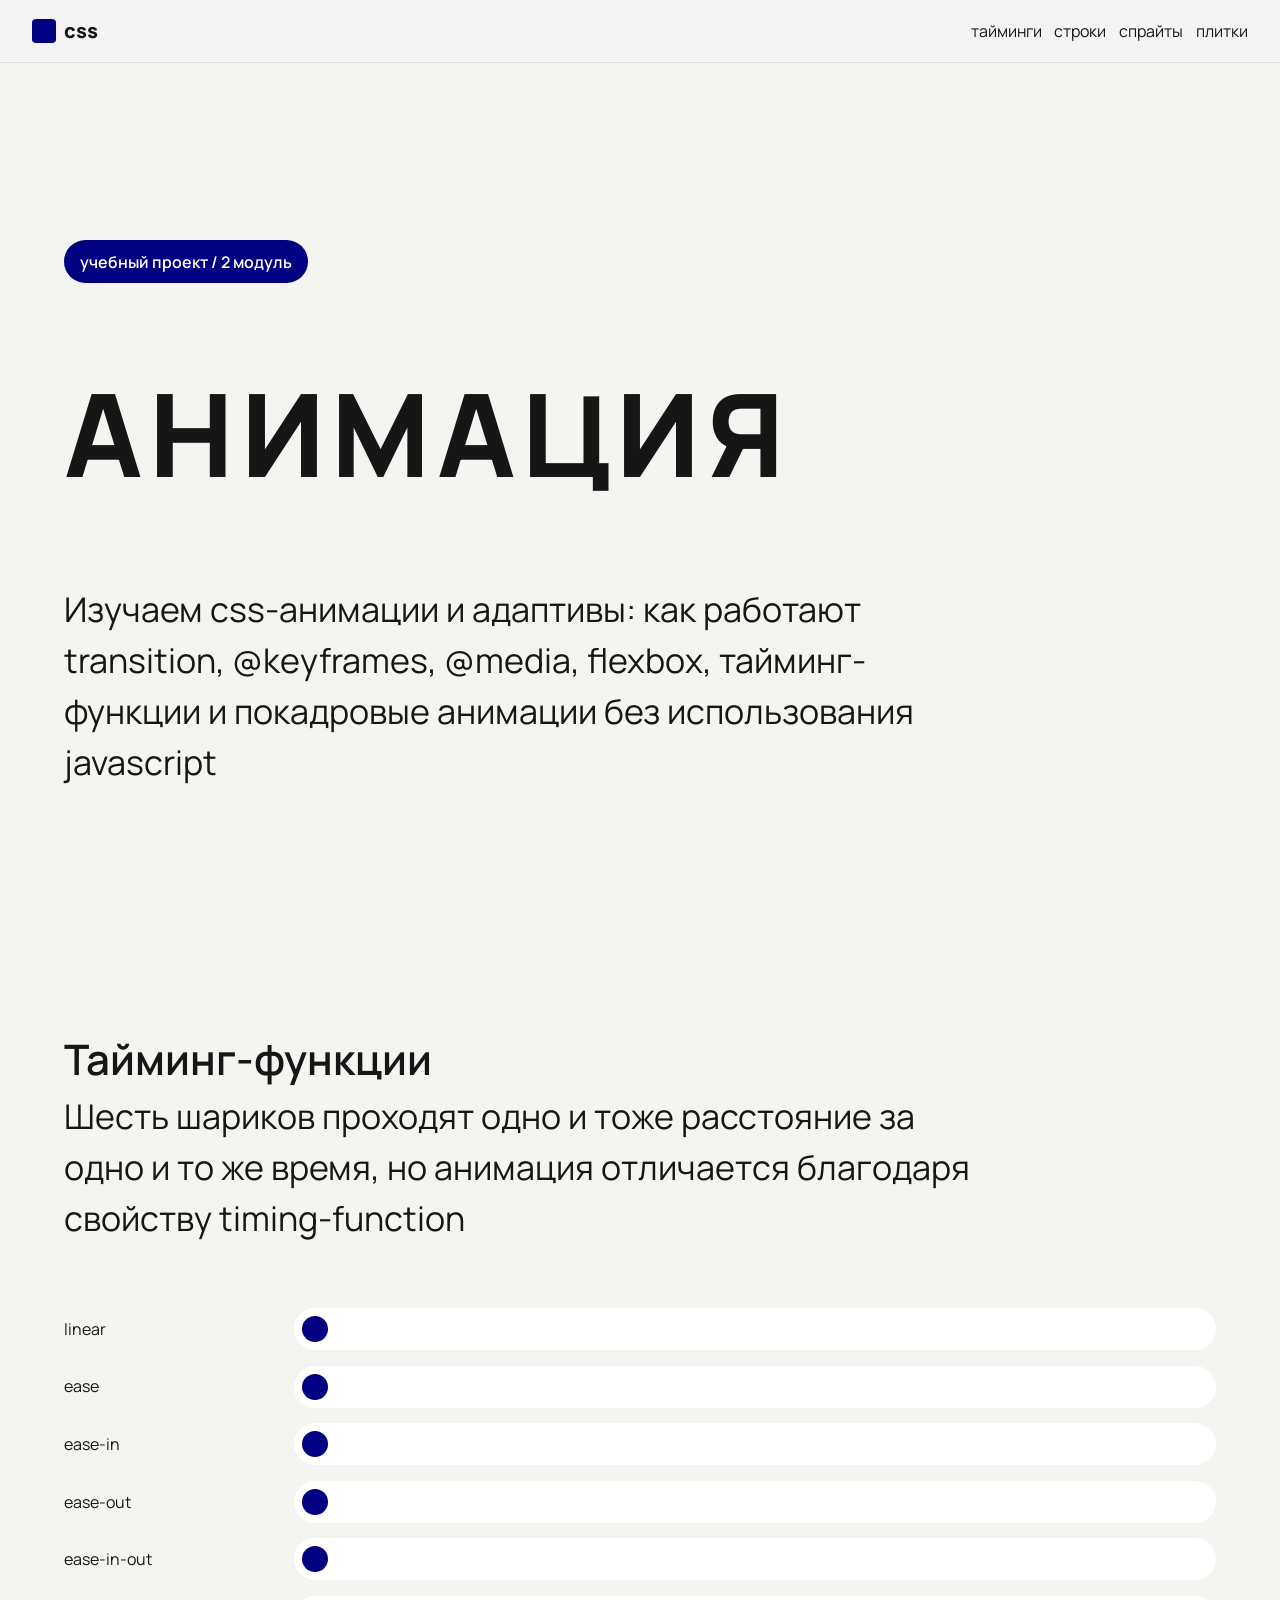
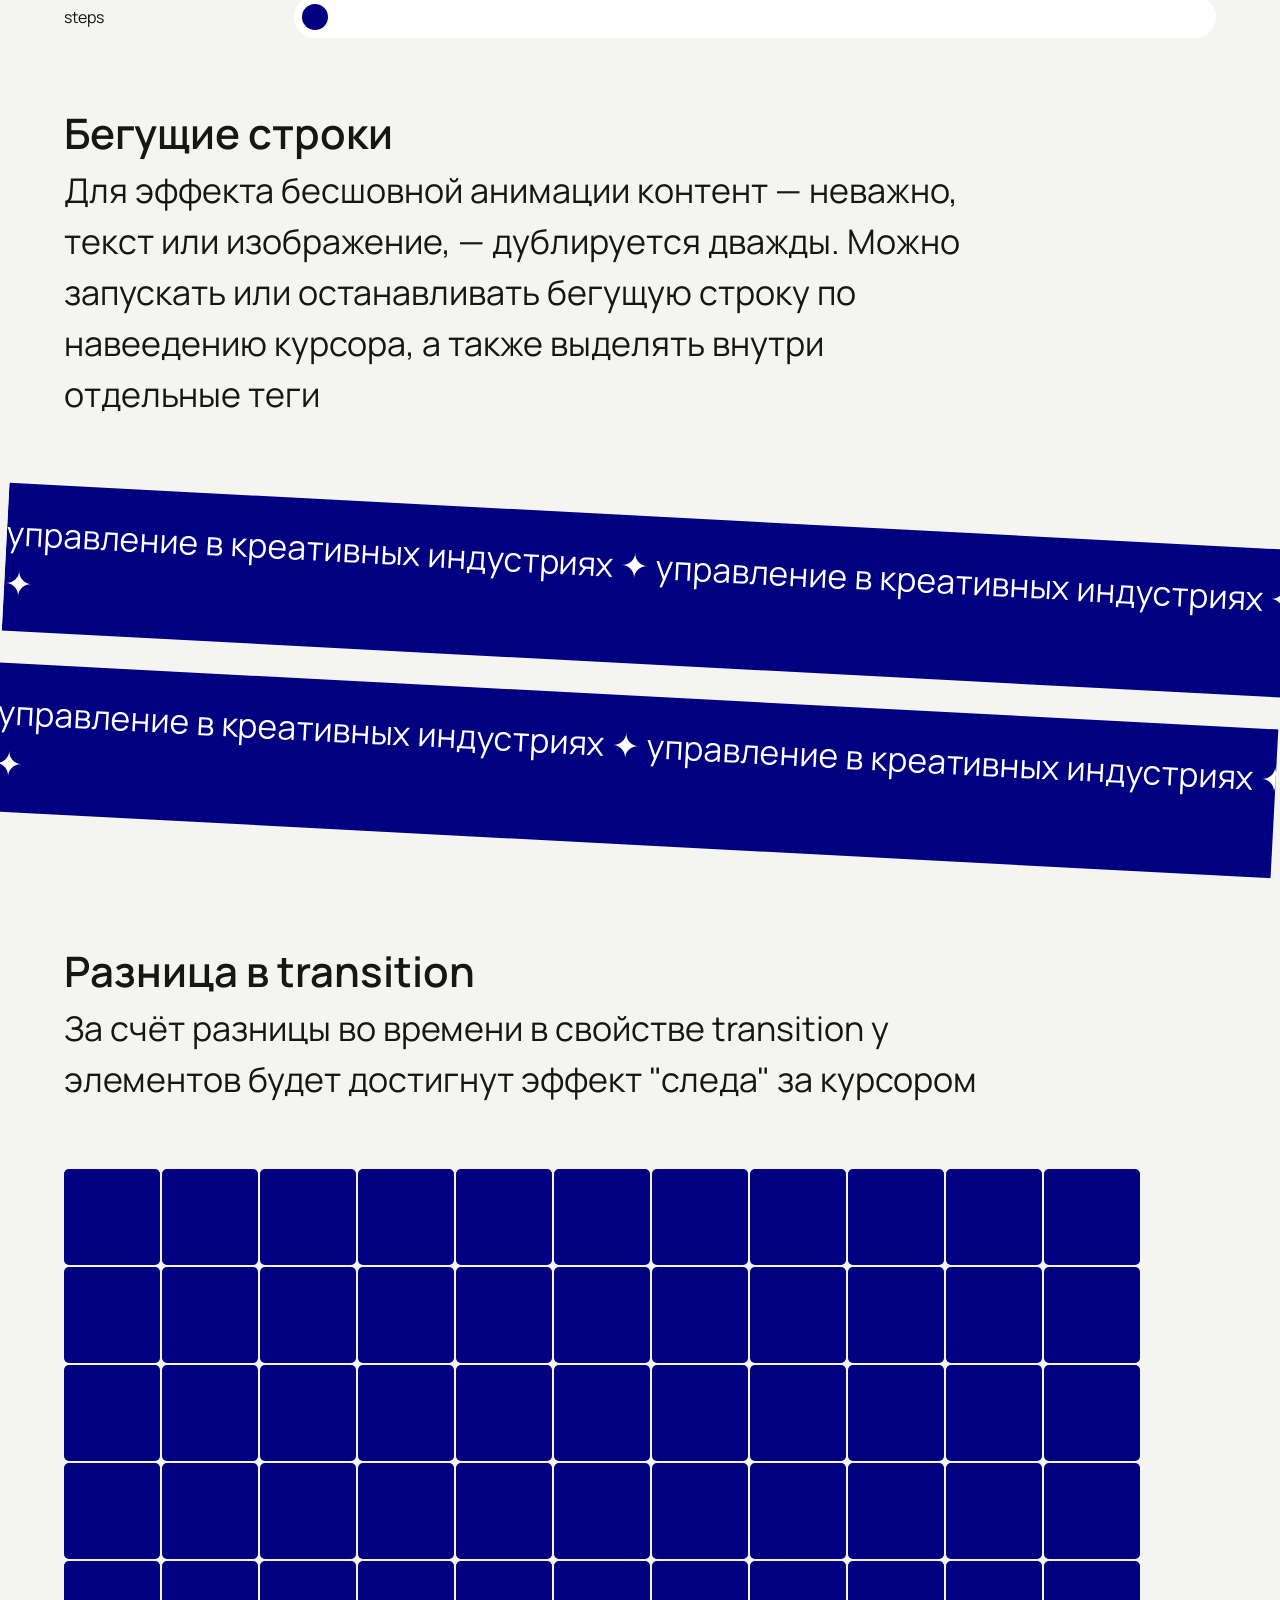
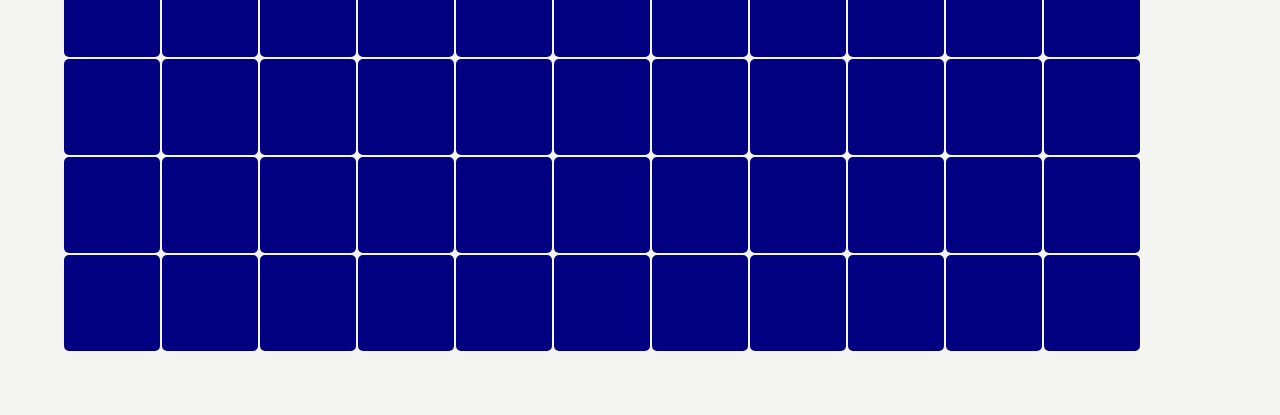
<file: 2_module/index.html>
<!doctype html>
<html lang="ru">
  <head>
    <meta charset="UTF-8" />
    <meta name="viewport" content="width=device-width, initial-scale=1.0" />
    <title>СSS-анимации и адаптивы</title>
    <link rel="stylesheet" href="stylesheets/style.css" />
  </head>
  <body>
    <header>
      <a href="#top" class="logo">
        <span class="logo_mark"></span>
        <span class="logo_text">css</span>
      </a>

      <nav class="menu">
        <a href="" class="menu_link">тайминги</a>
        <a href="" class="menu_link">строки</a>
        <a href="" class="menu_link">спрайты</a>
        <a href="" class="menu_link">плитки</a>
      </nav>
    </header>

    <main>
      <section id="hero" class="hero">
        <p class="hero_eyebrow">учебный проект / 2 модуль</p>
        <h1 class="hero_title">
          <span class="hero_letter">а</span>
          <span class="hero_letter">н</span>
          <span class="hero_letter">и</span>
          <span class="hero_letter">м</span>
          <span class="hero_letter">а</span>
          <span class="hero_letter">ц</span>
          <span class="hero_letter">и</span>
          <span class="hero_letter">я</span>
        </h1>
        <p class="section_lead">
          Изучаем css-анимации и адаптивы: как работают transition, @keyframes,
          @media, flexbox, тайминг-функции и покадровые анимации без
          использования javascript
        </p>
      </section>

      <section id="timing">
        <h2 class="section_title">Тайминг-функции</h2>
        <p class="section_lead">
          Шесть шариков проходят одно и тоже расстояние за одно и то же время,
          но анимация отличается благодаря свойству timing-function
        </p>

        <div class="timing">
          <div class="timing_row">
            <p class="timing_label">linear</p>
            <div class="timing_track">
              <span class="timing_item linear"></span>
              <span class="timing_ball"></span>
            </div>
          </div>

          <div class="timing_row">
            <p class="timing_label">ease</p>
            <div class="timing_track">
              <span class="timing_item ease"></span>
              <span class="timing_ball"></span>
            </div>
          </div>

          <div class="timing_row">
            <p class="timing_label">ease-in</p>
            <div class="timing_track">
              <span class="timing_item ease-in"></span>
              <span class="timing_ball"></span>
            </div>
          </div>

          <div class="timing_row">
            <p class="timing_label">ease-out</p>
            <div class="timing_track">
              <span class="timing_item ease-out"></span>
              <span class="timing_ball"></span>
            </div>
          </div>

          <div class="timing_row">
            <p class="timing_label">ease-in-out</p>
            <div class="timing_track">
              <span class="timing_item ease-in-out"></span>
              <span class="timing_ball"></span>
            </div>
          </div>

          <div class="timing_row">
            <p class="timing_label">steps</p>
            <div class="timing_track">
              <span class="timing_item steps"></span>
              <span class="timing_ball"></span>
            </div>
          </div>
        </div>
      </section>

      <section id="marquee">
        <h2 class="section_title">Бегущие строки</h2>
        <p class="section_lead">
          Для эффекта бесшовной анимации контент — неважно, текст или
          изображение, — дублируется дважды. Можно запускать или останавливать
          бегущую строку по навеедению курсора, а также выделять внутри
          отдельные теги
        </p>
      </section>

      <!-- вытащили div из предыдущей секции, чтобы края строк прилегали к экрану -->
      <div class="marquee">
        <p class="marquee_row">
          <span>управление</span>
          <span>в</span>
          <span>креативных</span>
          <span>индустриях</span>
          <span>✦</span>
          <span>управление</span>
          <span>в</span>
          <span>креативных</span>
          <span>индустриях</span>
          <span>✦</span>
          <span>управление</span>
          <span>в</span>
          <span>креативных</span>
          <span>индустриях</span>
          <span>✦</span>
          <span>управление</span>
          <span>в</span>
          <span>креативных</span>
          <span>индустриях</span>
          <span>✦</span>
        </p>
        <p class="marquee_row marquee_row--reverse">
          <span>управление</span>
          <span>в</span>
          <span>креативных</span>
          <span>индустриях</span>
          <span>✦</span>
          <span>управление</span>
          <span>в</span>
          <span>креативных</span>
          <span>индустриях</span>
          <span>✦</span>
          <span>управление</span>
          <span>в</span>
          <span>креативных</span>
          <span>индустриях</span>
          <span>✦</span>
          <span>управление</span>
          <span>в</span>
          <span>креативных</span>
          <span>индустриях</span>
          <span>✦</span>
        </p>
      </div>

      <section id="tiles">
        <h2 class="section_title">Разница в transition</h2>
        <p class="section_lead">
          За счёт разницы во времени в свойстве transition у элементов будет
          достигнут эффект "следа" за курсором
        </p>

        <div class="tiles">
          <span class="tile"></span><span class="tile"></span
          ><span class="tile"></span><span class="tile"></span
          ><span class="tile"></span><span class="tile"></span
          ><span class="tile"></span><span class="tile"></span
          ><span class="tile"></span><span class="tile"></span
          ><span class="tile"></span><span class="tile"></span
          ><span class="tile"></span><span class="tile"></span
          ><span class="tile"></span><span class="tile"></span
          ><span class="tile"></span><span class="tile"></span
          ><span class="tile"></span><span class="tile"></span
          ><span class="tile"></span><span class="tile"></span
          ><span class="tile"></span><span class="tile"></span
          ><span class="tile"></span><span class="tile"></span
          ><span class="tile"></span><span class="tile"></span
          ><span class="tile"></span><span class="tile"></span
          ><span class="tile"></span><span class="tile"></span
          ><span class="tile"></span><span class="tile"></span
          ><span class="tile"></span><span class="tile"></span
          ><span class="tile"></span><span class="tile"></span
          ><span class="tile accent"></span><span class="tile"></span
          ><span class="tile"></span><span class="tile"></span
          ><span class="tile"></span><span class="tile"></span
          ><span class="tile"></span><span class="tile"></span
          ><span class="tile"></span><span class="tile"></span
          ><span class="tile"></span><span class="tile"></span
          ><span class="tile"></span><span class="tile"></span
          ><span class="tile"></span><span class="tile"></span
          ><span class="tile"></span><span class="tile"></span
          ><span class="tile"></span><span class="tile"></span
          ><span class="tile"></span><span class="tile"></span
          ><span class="tile"></span><span class="tile"></span
          ><span class="tile"></span><span class="tile"></span
          ><span class="tile"></span><span class="tile"></span
          ><span class="tile"></span><span class="tile"></span
          ><span class="tile"></span><span class="tile"></span
          ><span class="tile"></span><span class="tile"></span
          ><span class="tile"></span><span class="tile"></span
          ><span class="tile"></span><span class="tile"></span
          ><span class="tile"></span><span class="tile"></span
          ><span class="tile"></span><span class="tile"></span
          ><span class="tile"></span><span class="tile"></span
          ><span class="tile"></span><span class="tile"></span
          ><span class="tile"></span><span class="tile"></span
          ><span class="tile"></span><span class="tile"></span>
        </div>
      </section>
    </main>
  </body>
</html>
</file>
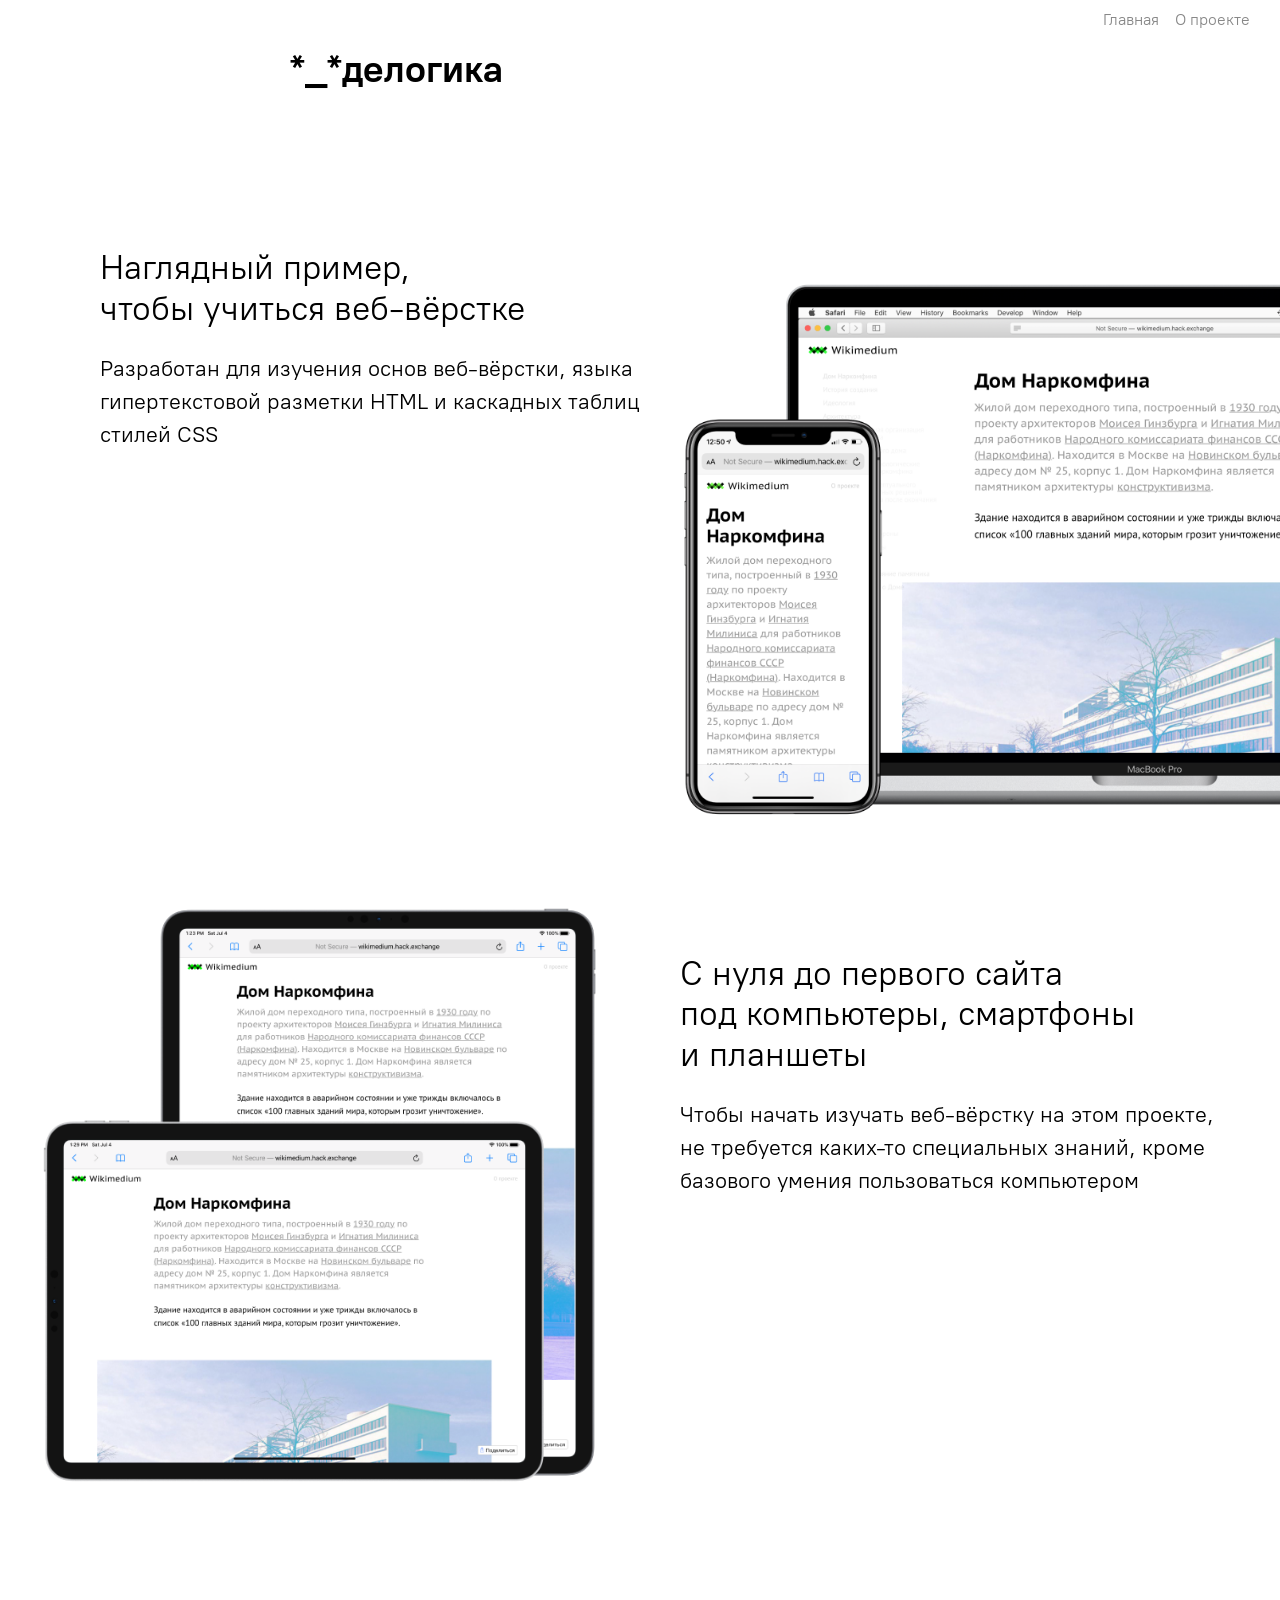
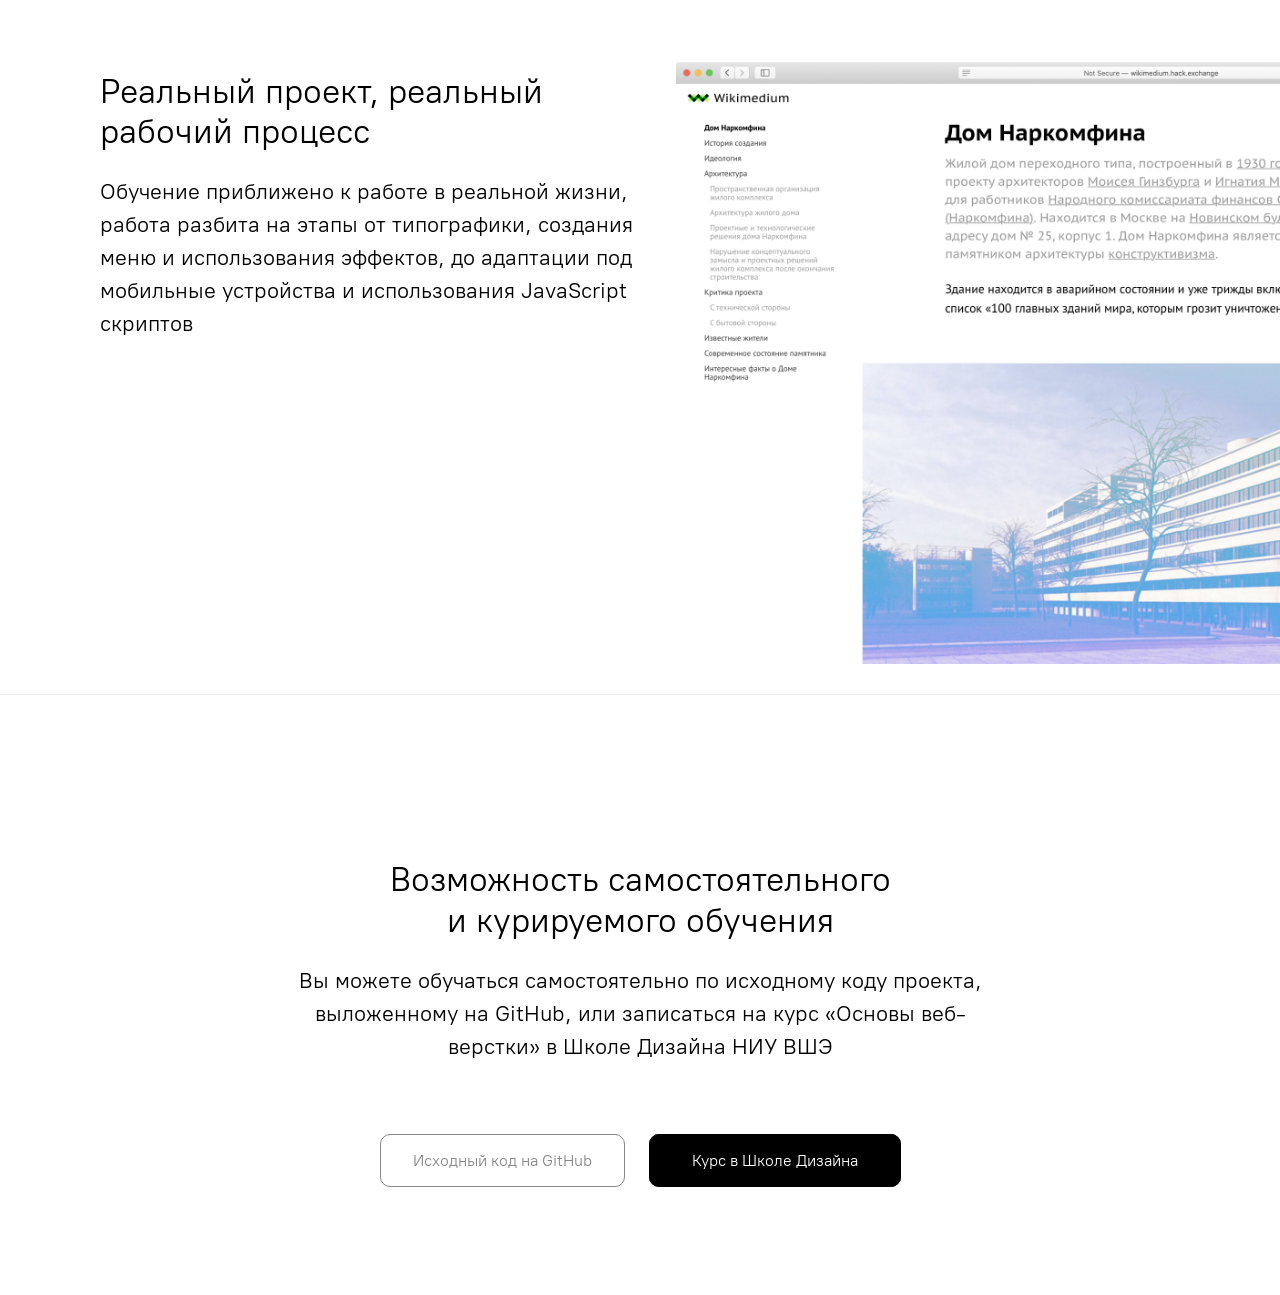
<file: about.html>
<!doctype html>
<html lang="ru">
  <head>
    <meta charset="UTF-8" />
    <meta name="viewport" content="width=device-width, initial-scale=1.0" />
    <title>О проекте</title>
    <link rel="stylesheet" href="stylesheets/style.css" />
    <link rel="icon" href="images/favicon.png" type="image/png" />
    <link rel="icon" href="images/favicon.ico" type="image/x-icon" />
  </head>
  <body class="about">
    <nav class="menubar">
      <a href="index.html">Главная</a>
      <a href="about.html">О проекте</a>
    </nav>

    <h1><span class="header-span">*_*</span>делогика</h1>

    <main class="about-main">
      <section class="section-1">
        <div>
          <h2>Наглядный пример, чтобы&nbsp;учиться веб-вёрстке</h2>

          <p>
            Разработан для изучения основ веб-вёрстки, языка гипертекстовой
            разметки HTML и каскадных таблиц стилей CSS
          </p>
        </div>

        <div>
          <img
            src="images/about1.png"
            alt="мокап проекта Дом Наркомфина на десктопе и телефоне"
          />
        </div>
      </section>

      <section class="section-2">
        <div>
          <img
            src="images/about2.png"
            alt="мокап проекта Дом Наркомфина на планшетах"
          />
        </div>

        <div>
          <h2>
            С нуля до первого сайта под&nbsp;компьютеры, смартфоны
            и&nbsp;планшеты
          </h2>

          <p>
            Чтобы начать изучать веб-вёрстку на этом проекте, не&nbsp;требуется
            каких-то специальных знаний, кроме базового умения пользоваться
            компьютером
          </p>
        </div>
      </section>

      <section class="section-3">
        <div>
          <h2>Реальный проект, реальный рабочий процесс</h2>

          <p>
            Обучение приближено к работе в реальной жизни, работа разбита на
            этапы от типографики, создания меню и использования эффектов, до
            адаптации под мобильные устройства и использования JavaScript
            скриптов
          </p>
        </div>

        <div>
          <img
            src="images/about3.png"
            alt="скрин проекта Дом Наркомфина из браузера"
          />
        </div>
      </section>

      <section class="section-4">
        <div class="about-text">
          <h2>Возможность самостоятельного и&nbsp;курируемого обучения</h2>
          <p>
            Вы можете обучаться самостоятельно по исходному коду проекта,
            выложенному на GitHub, или записаться на курс «Основы веб-верстки» в
            Школе Дизайна НИУ ВШЭ
          </p>
        </div>

        <div>
          <a
            href="https://github.com/annkomkova/b26uki"
            class="about-link light"
            >Исходный код на GitHub</a
          >
          <a href="https://creative.hse.ru/ba" class="about-link dark"
            >Курс в Школе Дизайна</a
          >
        </div>
      </section>
    </main>
  </body>
</html>
</file>
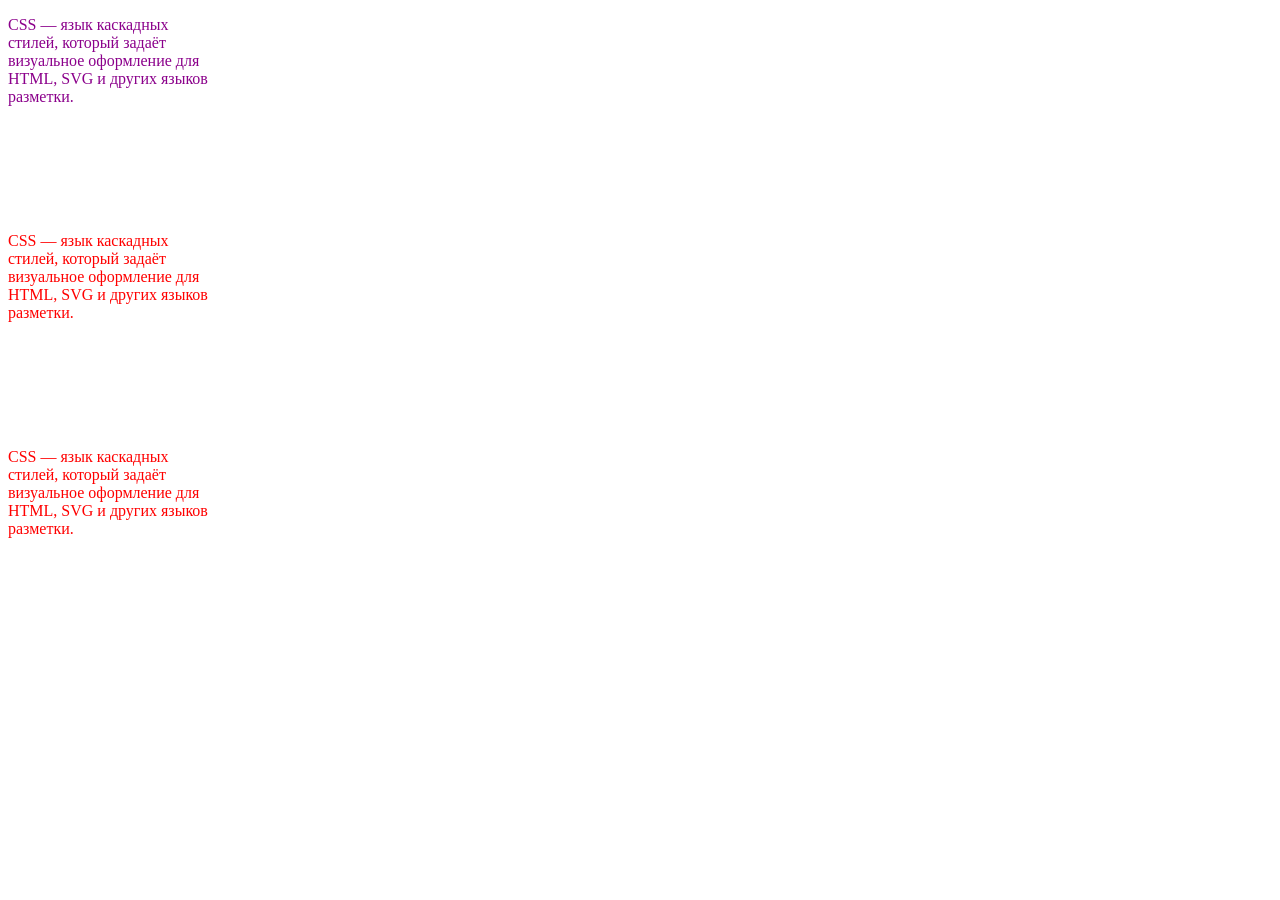
<file: css-base.html>
<!doctype html>
<html lang="en">
  <head>
    <meta charset="UTF-8" />
    <meta name="viewport" content="width=device-width, initial-scale=1.0" />
    <title>Основы CSS</title>
    <style>
      /* идентификатор */
      #paragraph_1 {
        color: darkmagenta;
      }
      /* класс */
      .text {
        color: #ff0000;
      }
      /* тег */
      p {
        color: rgb(2, 95, 99);
        width: 200px;
        height: 200px;
      }
    </style>
  </head>
  <body>
    <p class="text" id="paragraph_1">
      CSS — язык каскадных стилей, который задаёт визуальное оформление для
      HTML, SVG и других языков разметки.
    </p>
    <p class="text" id="paragraph_2">
      CSS — язык каскадных стилей, который задаёт визуальное оформление для
      HTML, SVG и других языков разметки.
    </p>
    <p class="text" id="paragraph_3">
      CSS — язык каскадных стилей, который задаёт визуальное оформление для
      HTML, SVG и других языков разметки.
    </p>
  </body>
</html>
</file>
<file: stylesheets/style.css>
@import 'reset.css';
@import 'fonts.css';
@import 'layout.css';
</file>
<file: 2_module/stylesheets/style.css>
@import 'reset.css';
@import url('https://fonts.googleapis.com/css2?family=Manrope:wght@200..800&display=swap');
@import 'layout.css';
@import 'animation.css';
@import 'adaptive.css';
</file>
